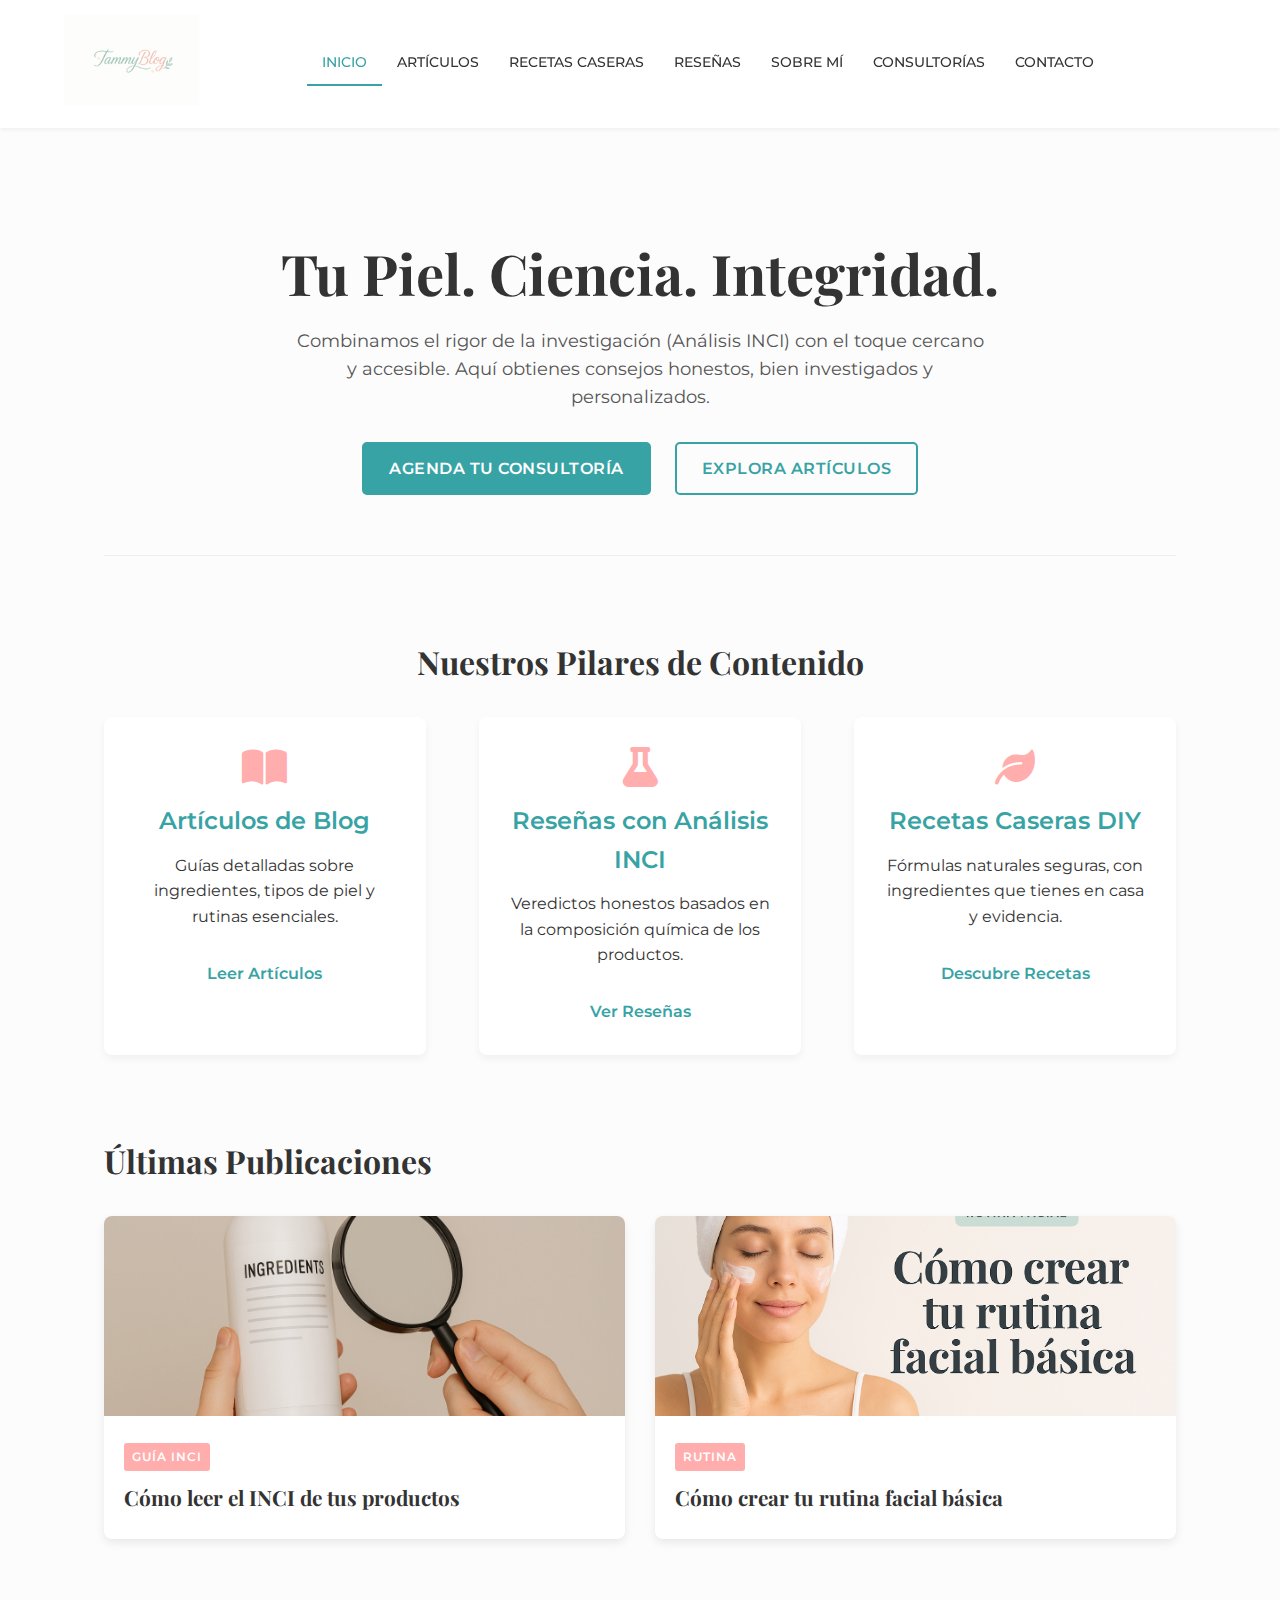
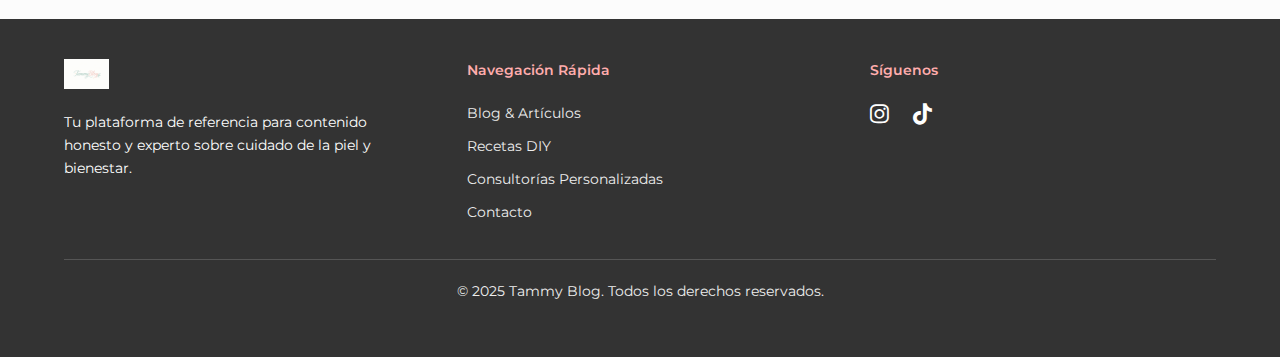
<file: index.html>
<!DOCTYPE html>
<html lang="es">
<head>
    <meta charset="UTF-8">
    <meta name="viewport" content="width=device-width, initial-scale=1.0">
    <title>Tammy Blog | Tu Piel. Ciencia. Integridad.</title>
    <link rel="stylesheet" href="style.css"> 
    <link rel="stylesheet" href="https://cdnjs.cloudflare.com/ajax/libs/font-awesome/6.0.0-beta3/css/all.min.css">
    <link href="https://fonts.googleapis.com/css2?family=Playfair+Display:wght@400;700&display=swap" rel="stylesheet">
    <link href="https://fonts.googleapis.com/css2?family=Montserrat:wght@300;400;600&display=swap" rel="stylesheet">
</head>
<body>

    <header class="main-header">
        <div class="logo-container">
            <img src="img/Logo.png" alt="Tammy Blog Logo" class="blog-logo-img">
        </div>
        <nav class="main-nav">
            <ul class="nav-list">
                <li><a href="index.html" class="nav-link current">Inicio</a></li>
                <li><a href="articulos.html" class="nav-link">Artículos</a></li>
                <li><a href="recetas.html" class="nav-link">Recetas Caseras</a></li>
                <li><a href="resenas.html" class="nav-link">Reseñas</a></li>
                <li><a href="sobre-mi.html" class="nav-link">Sobre Mí</a></li>
                <li><a href="consultoria.html" class="nav-link">Consultorías</a></li>
                <li><a href="contacto.html" class="nav-link">Contacto</a></li>
            </ul>
        </nav>
        <button class="menu-toggle" aria-label="Abrir menú" id="menu-toggle"><i class="fas fa-bars"></i></button>
    </header>

    <main class="page-main home-layout">
        <section class="hero-section">
            <h1>Tu Piel. Ciencia. Integridad.</h1>
            <p class="hero-subtitle">Combinamos el rigor de la investigación (Análisis INCI) con el toque cercano y accesible. Aquí obtienes consejos honestos, bien investigados y personalizados.</p>
            <div class="hero-cta-container">
                <a href="consultoria.html" class="cta-button primary">Agenda tu Consultoría</a>
                <a href="articulos.html" class="cta-button secondary">Explora Artículos</a>
            </div>
        </section>

        <section class="pillars-section">
            <h2>Nuestros Pilares de Contenido</h2>
            <div class="pillars-grid">
                <div class="pillar-item">
                    <i class="fas fa-book-open"></i>
                    <h3>Artículos de Blog</h3>
                    <p>Guías detalladas sobre ingredientes, tipos de piel y rutinas esenciales.</p>
                    <a href="articulos.html" class="learn-more">Leer Artículos</a>
                </div>
                <div class="pillar-item">
                    <i class="fas fa-flask"></i>
                    <h3>Reseñas con Análisis INCI</h3>
                    <p>Veredictos honestos basados en la composición química de los productos.</p>
                    <a href="resenas.html" class="learn-more">Ver Reseñas</a>
                </div>
                <div class="pillar-item">
                    <i class="fas fa-leaf"></i>
                    <h3>Recetas Caseras DIY</h3>
                    <p>Fórmulas naturales seguras, con ingredientes que tienes en casa y evidencia.</p>
                    <a href="recetas.html" class="learn-more">Descubre Recetas</a>
                </div>
            </div>
        </section>

        <section class="recent-posts">
            <h2>Últimas Publicaciones</h2>
            <div class="post-grid">
                <a href="img/leer-inci.png" class="post-card"> 
                    <img src="img/leer-inci.png" alt="Cómo leer el INCI de tus productos">
                    <div class="post-info">
                        <span class="category-tag">GUÍA INCI</span>
                        <h3>Cómo leer el INCI de tus productos</h3>
                    </div>
                </a>
                <a href="rutina-basica.html" class="post-card">
                    <img src="img/Rutina Facial.png" alt="Cómo crear tu rutina facial básica">
                    <div class="post-info">
                        <span class="category-tag">RUTINA</span>
                        <h3>Cómo crear tu rutina facial básica</h3>
                    </div>
                </a>
            </div>
        </section>
        
    </main>

    <footer class="main-footer">
        <div class="footer-grid">
            <div class="footer-col about-col">
                <img src="img/Logo.png" alt="Tammy Blog Logo" class="blog-logo-img small">
                <p>Tu plataforma de referencia para contenido honesto y experto sobre cuidado de la piel y bienestar.</p>
            </div>
            <div class="footer-col nav-col">
                <h4>Navegación Rápida</h4>
                <ul>
                    <li><a href="articulos.html">Blog & Artículos</a></li>
                    <li><a href="recetas.html">Recetas DIY</a></li>
                    <li><a href="consultoria.html">Consultorías Personalizadas</a></li>
                    <li><a href="contacto.html">Contacto</a></li>
                </ul>
            </div>
            <div class="footer-col social-col">
                <h4>Síguenos</h4>
                <div class="social-links">
                    <a href="#" aria-label="Instagram"><i class="fab fa-instagram"></i></a>
                    <a href="#" aria-label="Facebook"><i class=""></i></a>
                    <a href="#" aria-label="TikTok"><i class="fab fa-tiktok"></i></a>
                </div>
            </div>
        </div>
        <div class="copyright">
            <p>&copy; 2025 Tammy Blog. Todos los derechos reservados.</p>
        </div>
    </footer>
    
    <script>
        document.getElementById('menu-toggle').addEventListener('click', function() {
            document.querySelector('.nav-list').classList.toggle('active');
            this.querySelector('i').classList.toggle('fa-bars');
            this.querySelector('i').classList.toggle('fa-times');
        });
    </script>
</body>
</html>
</file>
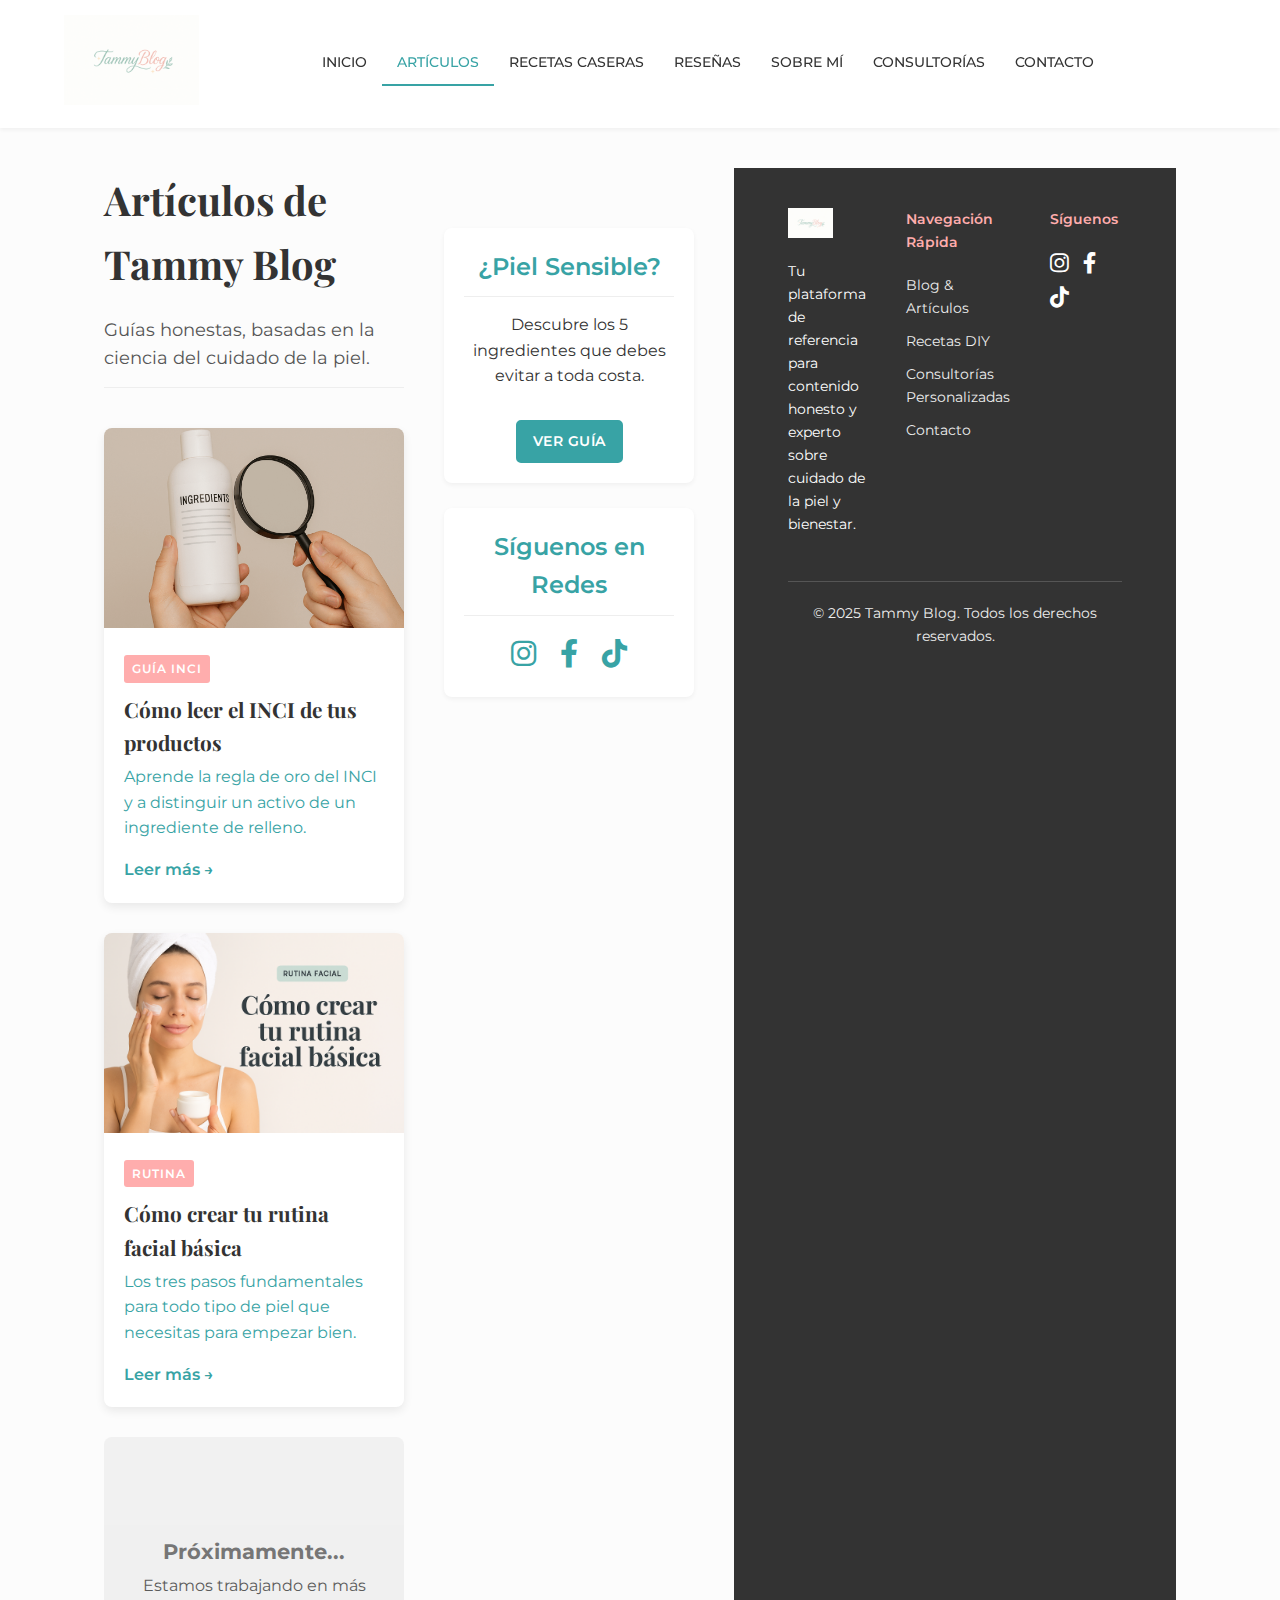
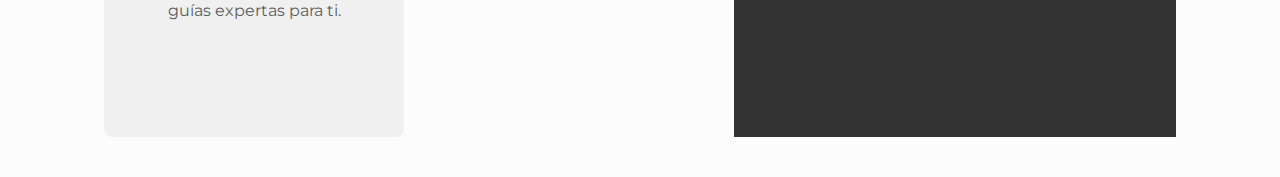
<file: articulos.html>
<!DOCTYPE html>
<html lang="es">
<head>
    <meta charset="UTF-8">
    <meta name="viewport" content="width=device-width, initial-scale=1.0">
    <title>Artículos de Blog | Tammy Blog</title>
    <link rel="stylesheet" href="style.css"> 
    <link rel="stylesheet" href="https://cdnjs.cloudflare.com/ajax/libs/font-awesome/6.0.0-beta3/css/all.min.css">
    <link href="https://fonts.googleapis.com/css2?family=Playfair+Display:wght@400;700&display=swap" rel="stylesheet">
    <link href="https://fonts.googleapis.com/css2?family=Montserrat:wght@300;400;600&display=swap" rel="stylesheet">
</head>
<body>

    <header class="main-header">
        <div class="logo-container">
            <img src="img/Logo.png" alt="Tammy Blog Logo" class="blog-logo-img">
        </div>
        <nav class="main-nav">
            <ul class="nav-list">
                <li><a href="index.html" class="nav-link">Inicio</a></li>
                <li><a href="articulos.html" class="nav-link current">Artículos</a></li>
                <li><a href="recetas.html" class="nav-link">Recetas Caseras</a></li>
                <li><a href="resenas.html" class="nav-link">Reseñas</a></li>
                <li><a href="sobre-mi.html" class="nav-link">Sobre Mí</a></li>
                <li><a href="consultoria.html" class="nav-link">Consultorías</a></li>
                <li><a href="contacto.html" class="nav-link">Contacto</a></li>
            </ul>
        </nav>
        <button class="menu-toggle" aria-label="Abrir menú" id="menu-toggle"><i class="fas fa-bars"></i></button>
    </header>

    <main class="page-main blog-list-layout">
        <div class="main-content-area">
            <h1>Artículos de Tammy Blog</h1>
            <p class="section-subtitle">Guías honestas, basadas en la ciencia del cuidado de la piel.</p>

            <section class="post-grid">
                <a href="guia-inci.html" class="post-card">
                    <img src="img/leer-inci.png" alt="Cómo leer el INCI de tus productos">
                    <div class="post-info">
                        <span class="category-tag">GUÍA INCI</span>
                        <h3>Cómo leer el INCI de tus productos</h3>
                        <p>Aprende la regla de oro del INCI y a distinguir un activo de un ingrediente de relleno.</p>
                        <span class="read-more">Leer más &rarr;</span>
                    </div>
                </a>

                <a href="rutina-basica.html" class="post-card">
                    <img src="img/Rutina Facial.png" alt="Cómo crear tu rutina facial básica">
                    <div class="post-info">
                        <span class="category-tag">RUTINA</span>
                        <h3>Cómo crear tu rutina facial básica</h3>
                        <p>Los tres pasos fundamentales para todo tipo de piel que necesitas para empezar bien.</p>
                        <span class="read-more">Leer más &rarr;</span>
                    </div>
                </a>

                <div class="post-card placeholder-card">
                    <div class="post-info">
                        <h3>Próximamente...</h3>
                        <p>Estamos trabajando en más guías expertas para ti.</p>
                    </div>
                </div>
            </section>
        </div>
        
        <aside class="sidebar">
            <div class="sidebar-widget cta-widget">
                <h3>¿Piel Sensible?</h3>
                <p>Descubre los 5 ingredientes que debes evitar a toda costa.</p>
                <a href="articulos.html" class="cta-button primary small-cta">Ver Guía</a>
            </div>
            <div class="sidebar-widget social-widget">
                <h3>Síguenos en Redes</h3>
                <div class="social-icons">
                    <a href="#" aria-label="Instagram"><i class="fab fa-instagram"></i></a>
                    <a href="#" aria-label="Facebook"><i class="fab fa-facebook-f"></i></a>
                    <a href="#" aria-label="TikTok"><i class="fab fa-tiktok"></i></a>
                </div>
            </div>
        </aside>

    <footer class="main-footer">
        <div class="footer-grid">
            <div class="footer-col about-col">
                <img src="img/Logo.png" alt="Tammy Blog Logo" class="blog-logo-img small">
                <p>Tu plataforma de referencia para contenido honesto y experto sobre cuidado de la piel y bienestar.</p>
            </div>
            <div class="footer-col nav-col">
                <h4>Navegación Rápida</h4>
                <ul>
                    <li><a href="articulos.html">Blog & Artículos</a></li>
                    <li><a href="recetas.html">Recetas DIY</a></li>
                    <li><a href="consultoria.html">Consultorías Personalizadas</a></li>
                    <li><a href="contacto.html">Contacto</a></li>
                </ul>
            </div>
            <div class="footer-col social-col">
                <h4>Síguenos</h4>
                <div class="social-links">
                    <a href="#" aria-label="Instagram"><i class="fab fa-instagram"></i></a>
                    <a href="#" aria-label="Facebook"><i class="fab fa-facebook-f"></i></a>
                    <a href="#" aria-label="TikTok"><i class="fab fa-tiktok"></i></a>
                </div>
            </div>
        </div>
        <div class="copyright">
            <p>&copy; 2025 Tammy Blog. Todos los derechos reservados.</p>
        </div>
    </footer>
    
    <script>
        document.getElementById('menu-toggle').addEventListener('click', function() {
            document.querySelector('.nav-list').classList.toggle('active');
            this.querySelector('i').classList.toggle('fa-bars');
            this.querySelector('i').classList.toggle('fa-times');
        });
    </script>
</body>
</html>
</file>
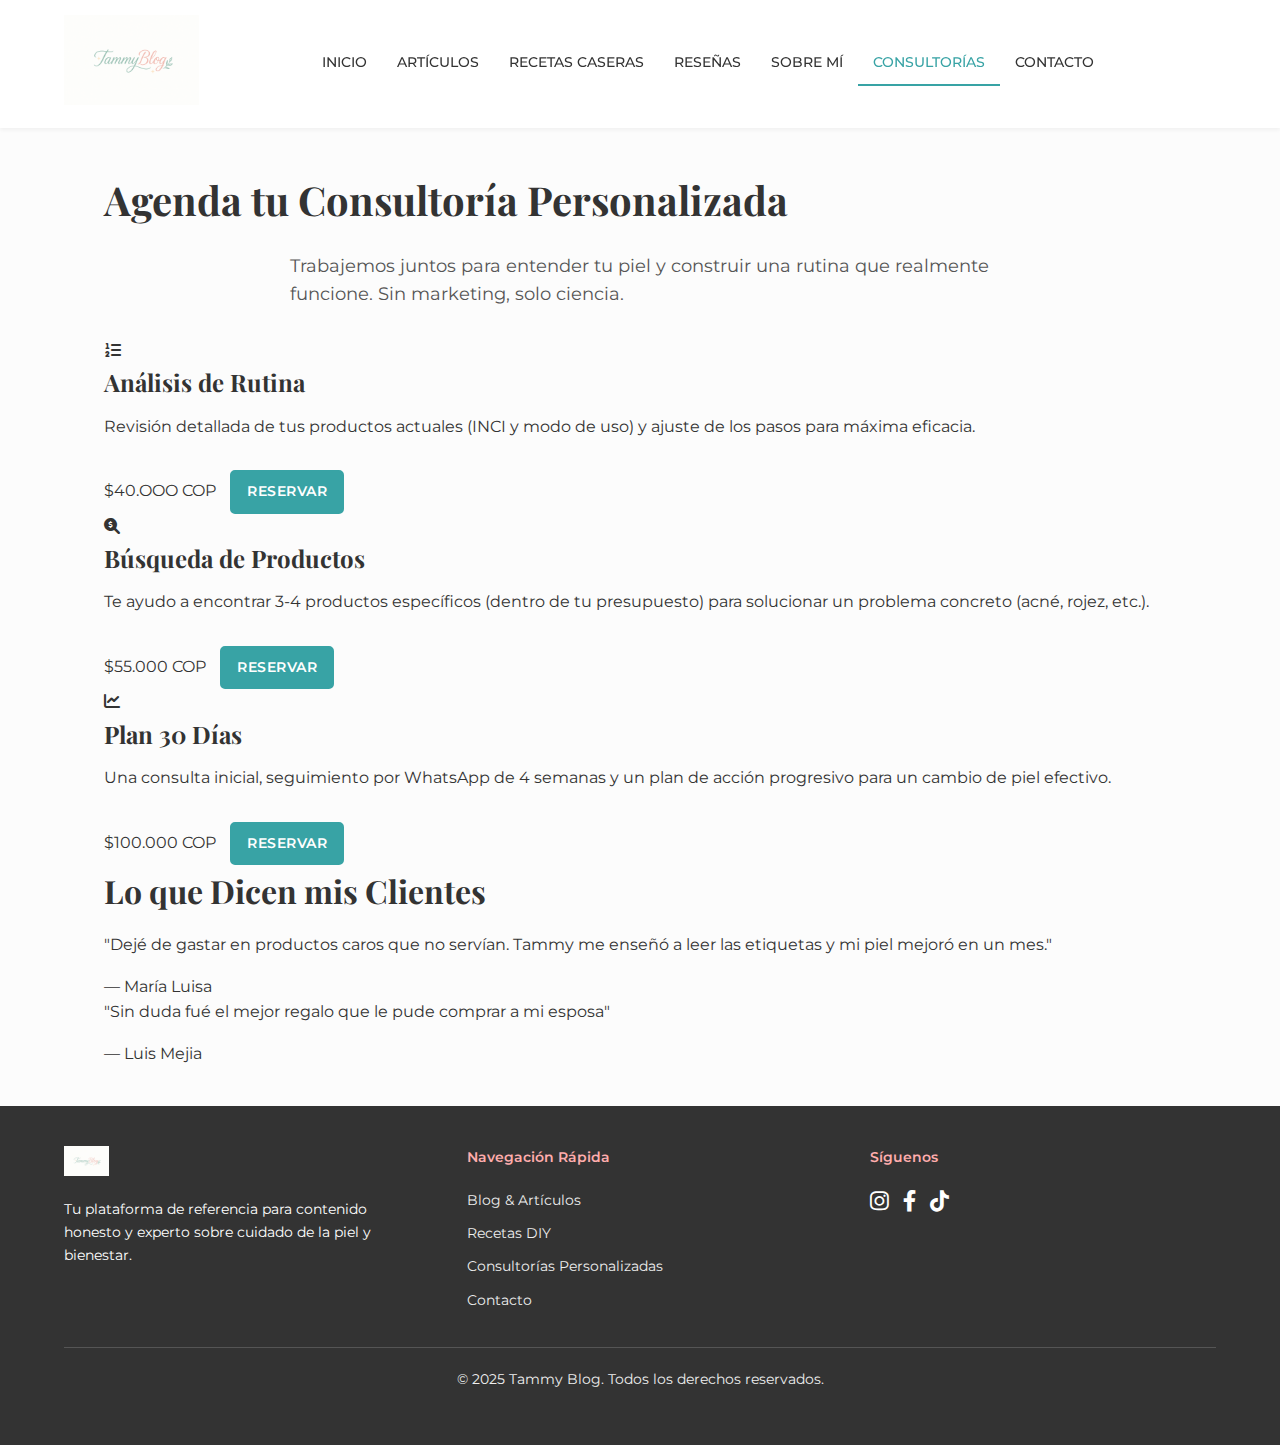
<file: consultoria.html>
<!DOCTYPE html>
<html lang="es">
<head>
    <meta charset="UTF-8">
    <meta name="viewport" content="width=device-width, initial-scale=1.0">
    <title>Consultorías Personalizadas | Tammy Blog</title>
    <link rel="stylesheet" href="style.css"> 
    <link rel="stylesheet" href="https://cdnjs.cloudflare.com/ajax/libs/font-awesome/6.0.0-beta3/css/all.min.css">
    <link href="https://fonts.googleapis.com/css2?family=Playfair+Display:wght@400;700&display=swap" rel="stylesheet">
    <link href="https://fonts.googleapis.com/css2?family=Montserrat:wght@300;400;600&display=swap" rel="stylesheet">
</head>
<body>

    <header class="main-header">
        <div class="logo-container">
            <img src="img/Logo.png" alt="Tammy Blog Logo" class="blog-logo-img">
        </div>
        <nav class="main-nav">
            <ul class="nav-list">
                <li><a href="index.html" class="nav-link">Inicio</a></li>
                <li><a href="articulos.html" class="nav-link">Artículos</a></li>
                <li><a href="recetas.html" class="nav-link">Recetas Caseras</a></li>
                <li><a href="resenas.html" class="nav-link">Reseñas</a></li>
                <li><a href="sobre-mi.html" class="nav-link">Sobre Mí</a></li>
                <li><a href="consultoria.html" class="nav-link current">Consultorías</a></li>
                <li><a href="contacto.html" class="nav-link">Contacto</a></li>
            </ul>
        </nav>
        <button class="menu-toggle" aria-label="Abrir menú" id="menu-toggle"><i class="fas fa-bars"></i></button>
    </header>

    <main class="page-main consultoria-layout">
        <section class="consultoria-hero">
            <h1>Agenda tu Consultoría Personalizada</h1>
            <p class="hero-subtitle">Trabajemos juntos para entender tu piel y construir una rutina que realmente funcione. Sin marketing, solo ciencia.</p>
        </section>

        <section class="services-grid">
            <div class="service-card">
                <i class="fas fa-list-ol"></i>
                <h3>Análisis de Rutina</h3>
                <p>Revisión detallada de tus productos actuales (INCI y modo de uso) y ajuste de los pasos para máxima eficacia.</p>
                <span class="price">$40.OOO COP</span>
                <a href="contacto.html" class="cta-button primary small-cta">Reservar</a>
            </div>

            <div class="service-card">
                <i class="fas fa-search-dollar"></i>
                <h3>Búsqueda de Productos</h3>
                <p>Te ayudo a encontrar 3-4 productos específicos (dentro de tu presupuesto) para solucionar un problema concreto (acné, rojez, etc.).</p>
                <span class="price">$55.000 COP</span>
                <a href="contacto.html" class="cta-button primary small-cta">Reservar</a>
            </div>

            <div class="service-card">
                <i class="fas fa-chart-line"></i>
                <h3>Plan 30 Días</h3>
                <p>Una consulta inicial, seguimiento por WhatsApp de 4 semanas y un plan de acción progresivo para un cambio de piel efectivo.</p>
                <span class="price">$100.000 COP</span>
                <a href="contacto.html" class="cta-button primary small-cta">Reservar</a>
            </div>
        </section>

        <section class="testimonial-section">
            <h2>Lo que Dicen mis Clientes</h2>
            <div class="testimonial-grid">
                <blockquote class="testimonial">
                    <p>"Dejé de gastar en productos caros que no servían. Tammy me enseñó a leer las etiquetas y mi piel mejoró en un mes."</p>
                    <footer>— María Luisa</footer>
                </blockquote>
                <blockquote class="testimonial">
                    <p>"Sin duda fué el mejor regalo que le pude comprar a mi esposa"</p>
                    <footer>— Luis Mejia</footer>
                </blockquote>
            </div>
        </section>
    </main>

    <footer class="main-footer">
        <div class="footer-grid">
            <div class="footer-col about-col">
                <img src="img/Logo.png" alt="Tammy Blog Logo" class="blog-logo-img small">
                <p>Tu plataforma de referencia para contenido honesto y experto sobre cuidado de la piel y bienestar.</p>
            </div>
            <div class="footer-col nav-col">
                <h4>Navegación Rápida</h4>
                <ul>
                    <li><a href="articulos.html">Blog & Artículos</a></li>
                    <li><a href="recetas.html">Recetas DIY</a></li>
                    <li><a href="consultoria.html">Consultorías Personalizadas</a></li>
                    <li><a href="contacto.html">Contacto</a></li>
                </ul>
            </div>
            <div class="footer-col social-col">
                <h4>Síguenos</h4>
                <div class="social-links">
                    <a href="#" aria-label="Instagram"><i class="fab fa-instagram"></i></a>
                    <a href="#" aria-label="Facebook"><i class="fab fa-facebook-f"></i></a>
                    <a href="#" aria-label="TikTok"><i class="fab fa-tiktok"></i></a>
                </div>
            </div>
        </div>
        <div class="copyright">
            <p>&copy; 2025 Tammy Blog. Todos los derechos reservados.</p>
        </div>
    </footer>
    
    <script>
        document.getElementById('menu-toggle').addEventListener('click', function() {
            document.querySelector('.nav-list').classList.toggle('active');
            this.querySelector('i').classList.toggle('fa-bars');
            this.querySelector('i').classList.toggle('fa-times');
        });
    </script>
</body>
</html>
</file>
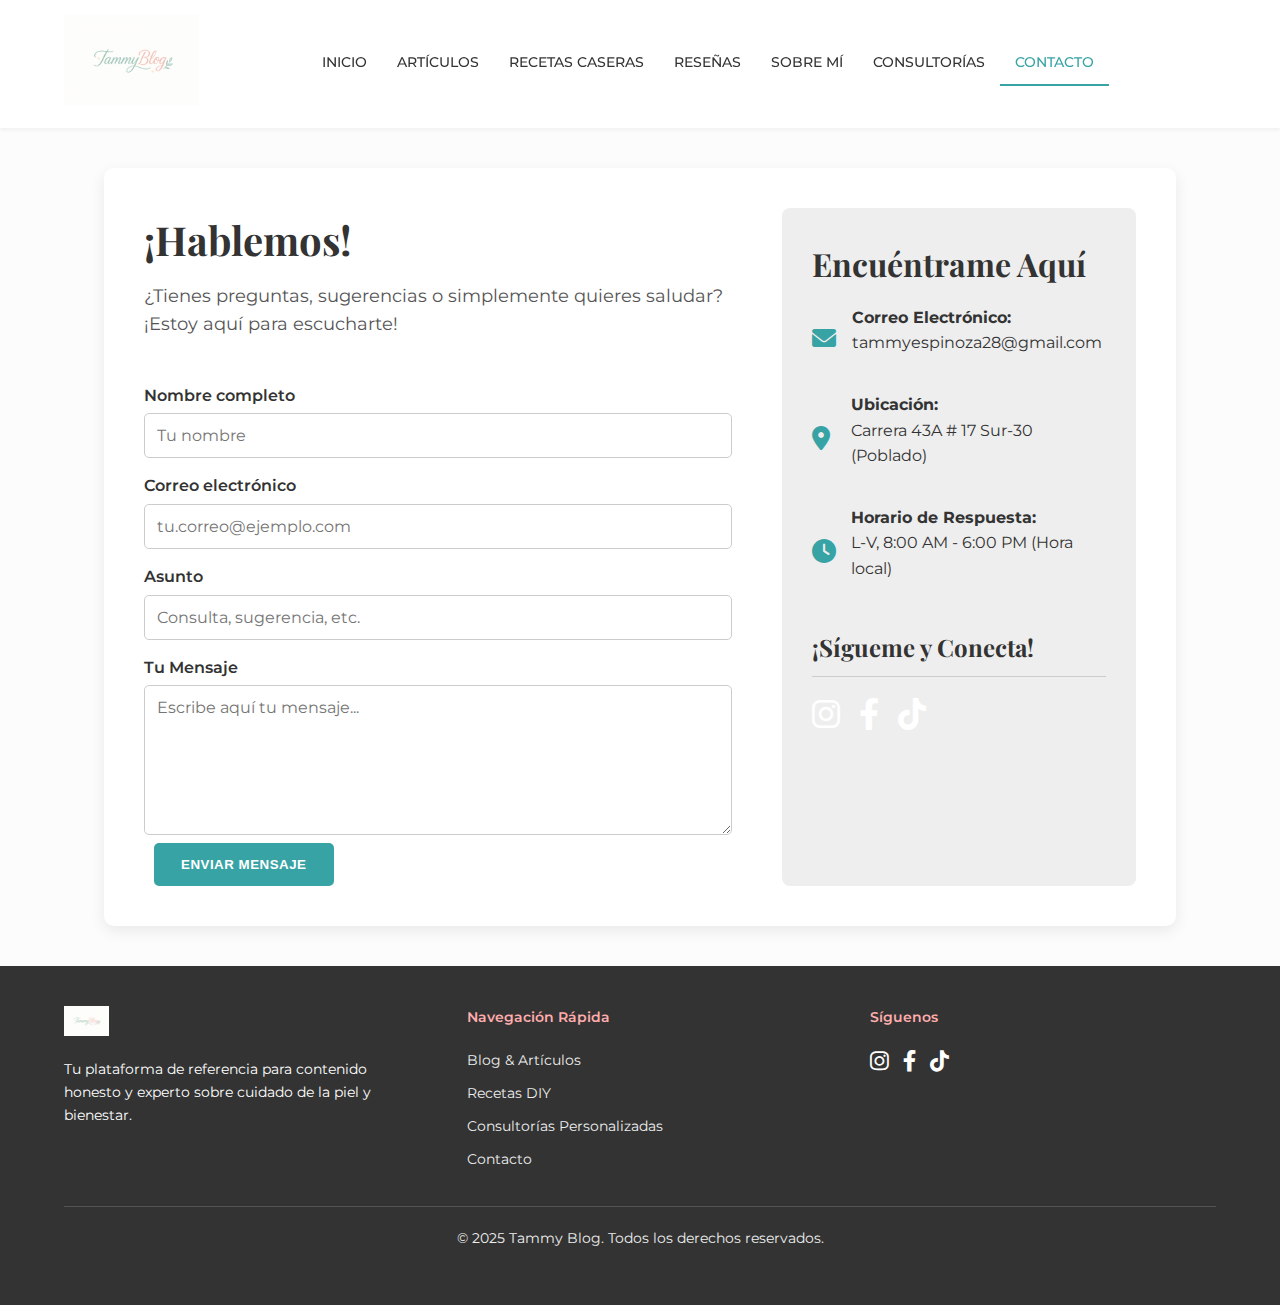
<file: contacto.html>
<!DOCTYPE html>
<html lang="es">
<head>
    <meta charset="UTF-8">
    <meta name="viewport" content="width=device-width, initial-scale=1.0">
    <title>Contacto | Tammy Blog</title>
    <link rel="stylesheet" href="style.css"> 
    <link rel="stylesheet" href="https://cdnjs.cloudflare.com/ajax/libs/font-awesome/6.0.0-beta3/css/all.min.css">
    <link href="https://fonts.googleapis.com/css2?family=Playfair+Display:wght@400;700&display=swap" rel="stylesheet">
    <link href="https://fonts.googleapis.com/css2?family=Montserrat:wght@300;400;600&display=swap" rel="stylesheet">
</head>
<body>

    <header class="main-header">
        <div class="logo-container">
            <img src="img/Logo.png" alt="Tammy Blog Logo" class="blog-logo-img">
        </div>
        <nav class="main-nav">
            <ul class="nav-list">
                <li><a href="index.html" class="nav-link">Inicio</a></li>
                <li><a href="articulos.html" class="nav-link">Artículos</a></li>
                <li><a href="recetas.html" class="nav-link">Recetas Caseras</a></li>
                <li><a href="resenas.html" class="nav-link">Reseñas</a></li>
                <li><a href="sobre-mi.html" class="nav-link">Sobre Mí</a></li>
                <li><a href="consultoria.html" class="nav-link">Consultorías</a></li>
                <li><a href="contacto.html" class="nav-link current">Contacto</a></li>
            </ul>
        </nav>
        <button class="menu-toggle" aria-label="Abrir menú" id="menu-toggle"><i class="fas fa-bars"></i></button>
    </header>

    <main class="page-main">
        <section class="contact-layout">
            <div class="contact-form-area">
                <h1>¡Hablemos!</h1>
                <p class="section-subtitle">¿Tienes preguntas, sugerencias o simplemente quieres saludar? ¡Estoy aquí para escucharte!</p>
                
                <form action="#" method="POST" class="contact-form">
                    <label for="name">Nombre completo</label>
                    <input type="text" id="name" name="name" placeholder="Tu nombre" required>
                    
                    <label for="email">Correo electrónico</label>
                    <input type="email" id="email" name="email" placeholder="tu.correo@ejemplo.com" required>
                    
                    <label for="subject">Asunto</label>
                    <input type="text" id="subject" name="subject" placeholder="Consulta, sugerencia, etc.">
                    
                    <label for="message">Tu Mensaje</label>
                    <textarea id="message" name="message" placeholder="Escribe aquí tu mensaje..." required></textarea>
                    
                    <button type="submit" class="cta-button primary large">Enviar Mensaje</button>
                </form>
            </div>
            
            <div class="contact-info-area">
                <h2>Encuéntrame Aquí</h2>
                
                <div class="contact-info-item">
                    <i class="fas fa-envelope"></i>
                    <div>
                        <strong>Correo Electrónico:</strong>
                        <p>tammyespinoza28@gmail.com</p>
                    </div>
                </div>
                
                <div class="contact-info-item">
                    <i class="fas fa-map-marker-alt"></i>
                    <div>
                        <strong>Ubicación:</strong>
                        <p>Carrera 43A # 17 Sur-30 (Poblado)</p>
                    </div>
                </div>
                
                <div class="contact-info-item">
                    <i class="fas fa-clock"></i>
                    <div>
                        <strong>Horario de Respuesta:</strong>
                        <p>L-V, 8:00 AM - 6:00 PM (Hora local)</p>
                    </div>
                </div>

                <h3>¡Sígueme y Conecta!</h3>
                <div class="social-links">
                    <a href="#" aria-label="Instagram"><i class="fab fa-instagram"></i></a>
                    <a href="#" aria-label="Facebook"><i class="fab fa-facebook-f"></i></a>
                    <a href="#" aria-label="TikTok"><i class="fab fa-tiktok"></i></a>
                </div>
            </div>
        </section>
    </main>

    <footer class="main-footer">
        <div class="footer-grid">
            <div class="footer-col about-col">
                <img src="img/Logo.png" alt="Tammy Blog Logo" class="blog-logo-img small">
                <p>Tu plataforma de referencia para contenido honesto y experto sobre cuidado de la piel y bienestar.</p>
            </div>
            <div class="footer-col nav-col">
                <h4>Navegación Rápida</h4>
                <ul>
                    <li><a href="articulos.html">Blog & Artículos</a></li>
                    <li><a href="recetas.html">Recetas DIY</a></li>
                    <li><a href="consultoria.html">Consultorías Personalizadas</a></li>
                    <li><a href="contacto.html">Contacto</a></li>
                </ul>
            </div>
            <div class="footer-col social-col">
                <h4>Síguenos</h4>
                <div class="social-links">
                    <a href="#" aria-label="Instagram"><i class="fab fa-instagram"></i></a>
                    <a href="#" aria-label="Facebook"><i class="fab fa-facebook-f"></i></a>
                    <a href="#" aria-label="TikTok"><i class="fab fa-tiktok"></i></a>
                </div>
            </div>
        </div>
        <div class="copyright">
            <p>&copy; 2025 Tammy Blog. Todos los derechos reservados.</p>
        </div>
    </footer>
    
    <script>
        document.getElementById('menu-toggle').addEventListener('click', function() {
            document.querySelector('.nav-list').classList.toggle('active');
            this.querySelector('i').classList.toggle('fa-bars');
            this.querySelector('i').classList.toggle('fa-times');
        });
    </script>
</body>
</html>
</file>
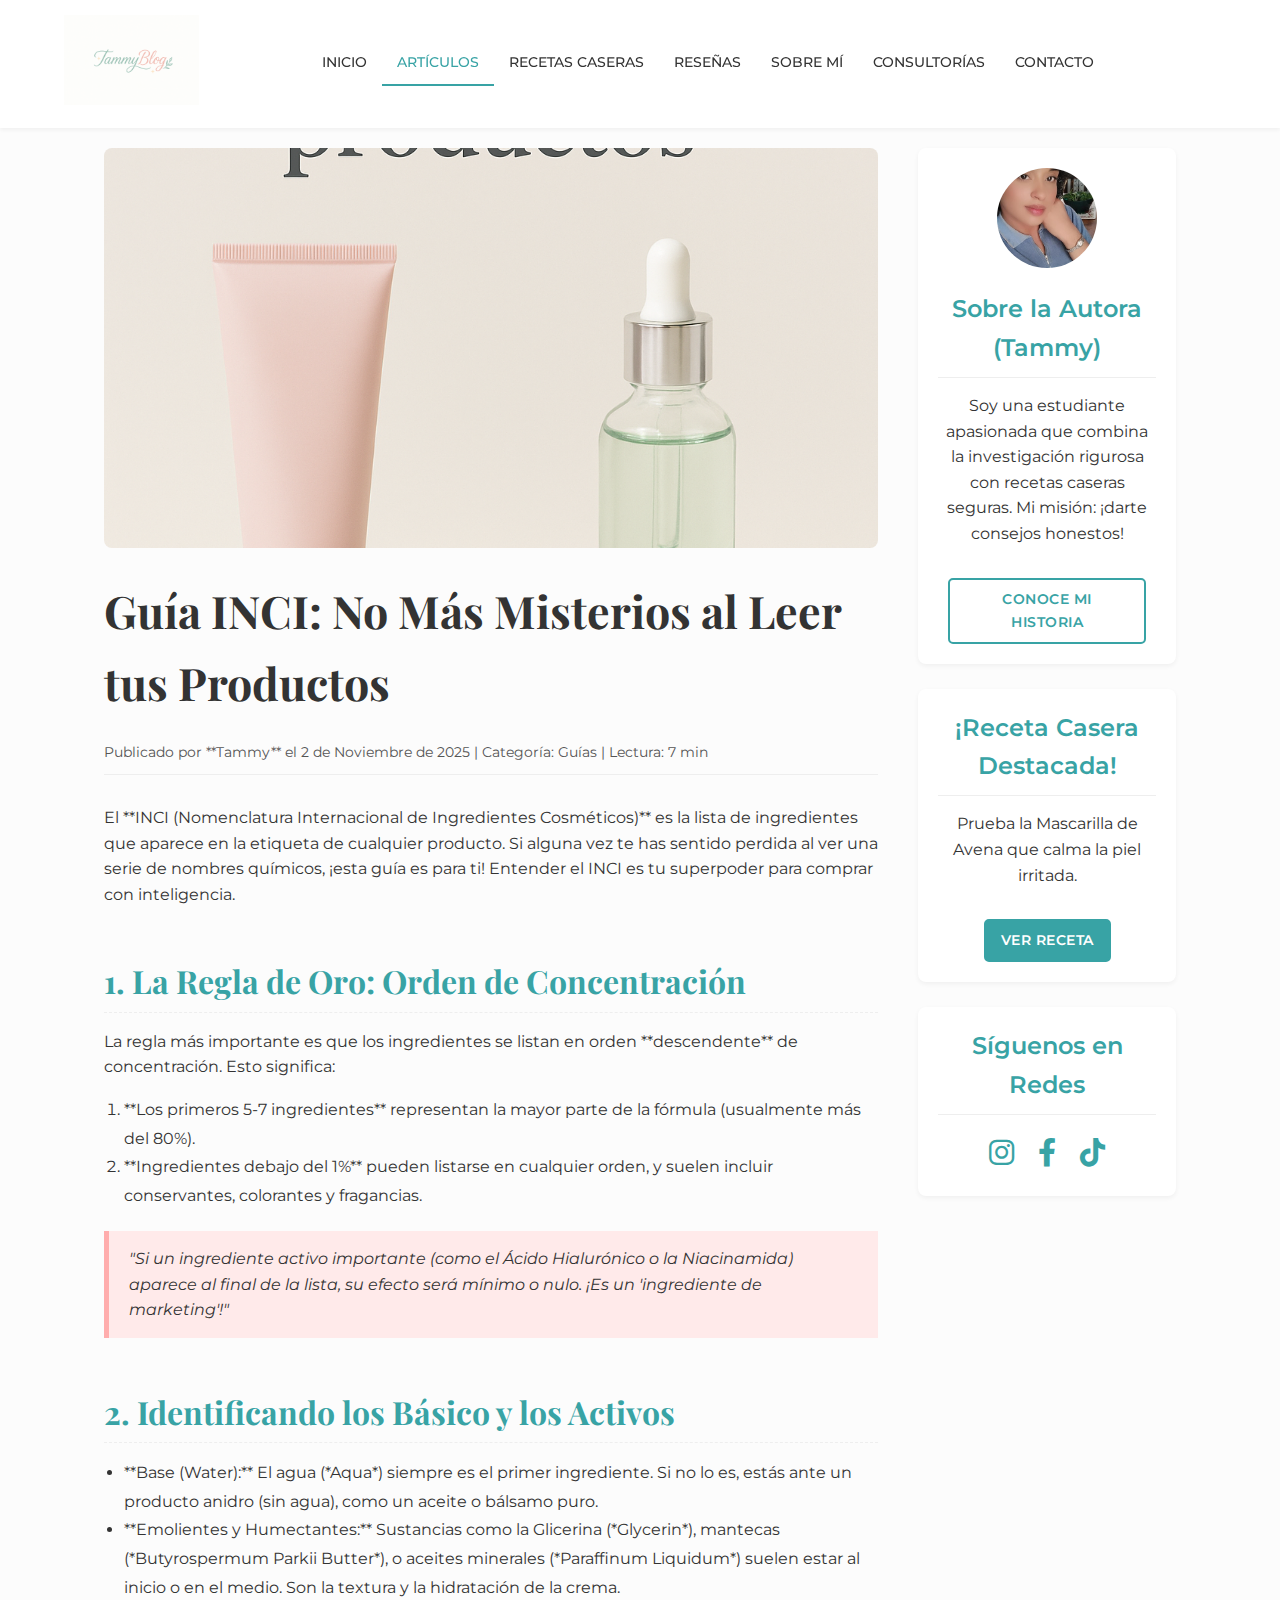
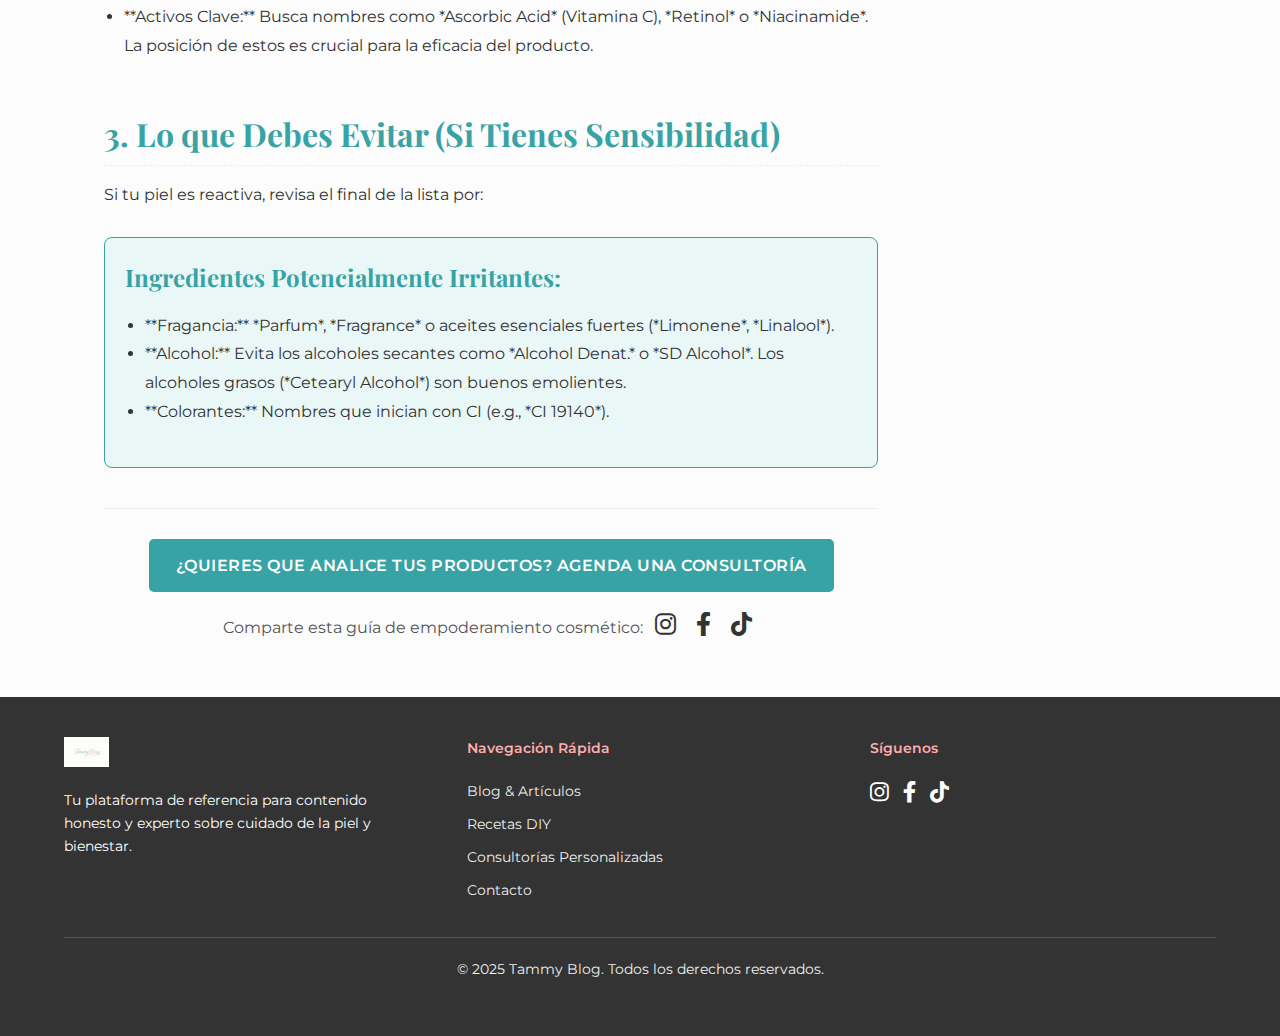
<file: guia-inci.html>
<!DOCTYPE html>
<html lang="es">
<head>
    <meta charset="UTF-8">
    <meta name="viewport" content="width=device-width, initial-scale=1.0">
    <title>Guía INCI: Aprende a leer tus Productos | Tammy Blog</title>
    <link rel="stylesheet" href="style.css"> 
    <link rel="stylesheet" href="https://cdnjs.cloudflare.com/ajax/libs/font-awesome/6.0.0-beta3/css/all.min.css">
    <link href="https://fonts.googleapis.com/css2?family=Playfair+Display:wght@400;700&display=swap" rel="stylesheet">
    <link href="https://fonts.googleapis.com/css2?family=Montserrat:wght@300;400;600&display=swap" rel="stylesheet">
</head>
<body>

    <header class="main-header">
        <div class="logo-container">
            <img src="img/Logo.png" alt="Tammy Blog Logo" class="blog-logo-img">
        </div>
        <nav class="main-nav">
            <ul class="nav-list">
                <li><a href="index.html" class="nav-link">Inicio</a></li>
                <li><a href="articulos.html" class="nav-link current">Artículos</a></li>
                <li><a href="recetas.html" class="nav-link">Recetas Caseras</a></li>
                <li><a href="resenas.html" class="nav-link">Reseñas</a></li>
                <li><a href="sobre-mi.html" class="nav-link">Sobre Mí</a></li>
                <li><a href="consultoria.html" class="nav-link">Consultorías</a></li>
                <li><a href="contacto.html" class="nav-link">Contacto</a></li>
            </ul>
        </nav>
        <button class="menu-toggle" aria-label="Abrir menú" id="menu-toggle"><i class="fas fa-bars"></i></button>
    </header>

    <main class="page-main post-layout">
        <article class="main-post-content">
            <header class="post-header">
                <img src="img/Guia INCI.png" alt="Imagen de cabecera: Guía INCI" class="post-featured-image">
                <h1>Guía INCI: No Más Misterios al Leer tus Productos</h1>
                <p class="post-meta">Publicado por **Tammy** el 2 de Noviembre de 2025 | Categoría: Guías | Lectura: 7 min</p>
            </header>
            
            <section class="post-body">
                <p>El **INCI (Nomenclatura Internacional de Ingredientes Cosméticos)** es la lista de ingredientes que aparece en la etiqueta de cualquier producto. Si alguna vez te has sentido perdida al ver una serie de nombres químicos, ¡esta guía es para ti! Entender el INCI es tu superpoder para comprar con inteligencia.</p>
                
                <h2>1. La Regla de Oro: Orden de Concentración</h2>
                <p>La regla más importante es que los ingredientes se listan en orden **descendente** de concentración. Esto significa:</p>
                
                <ol>
                    <li>**Los primeros 5-7 ingredientes** representan la mayor parte de la fórmula (usualmente más del 80%).</li>
                    <li>**Ingredientes debajo del 1%** pueden listarse en cualquier orden, y suelen incluir conservantes, colorantes y fragancias.</li>
                </ol>

                <blockquote class="tammy-quote">
                    "Si un ingrediente activo importante (como el Ácido Hialurónico o la Niacinamida) aparece al final de la lista, su efecto será mínimo o nulo. ¡Es un 'ingrediente de marketing'!"
                </blockquote>
                
                <h2>2. Identificando los Básico y los Activos</h2>
                
                <ul>
                    <li>**Base (Water):** El agua (*Aqua*) siempre es el primer ingrediente. Si no lo es, estás ante un producto anidro (sin agua), como un aceite o bálsamo puro.</li>
                    <li>**Emolientes y Humectantes:** Sustancias como la Glicerina (*Glycerin*), mantecas (*Butyrospermum Parkii Butter*), o aceites minerales (*Paraffinum Liquidum*) suelen estar al inicio o en el medio. Son la textura y la hidratación de la crema.</li>
                    <li>**Activos Clave:** Busca nombres como *Ascorbic Acid* (Vitamina C), *Retinol* o *Niacinamide*. La posición de estos es crucial para la eficacia del producto.</li>
                </ul>

                <h2>3. Lo que Debes Evitar (Si Tienes Sensibilidad)</h2>
                <p>Si tu piel es reactiva, revisa el final de la lista por:</p>
                
                <div class="product-recommendation-box">
                    <h3>Ingredientes Potencialmente Irritantes:</h3>
                    <ul>
                        <li>**Fragancia:** *Parfum*, *Fragrance* o aceites esenciales fuertes (*Limonene*, *Linalool*).</li>
                        <li>**Alcohol:** Evita los alcoholes secantes como *Alcohol Denat.* o *SD Alcohol*. Los alcoholes grasos (*Cetearyl Alcohol*) son buenos emolientes.</li>
                        <li>**Colorantes:** Nombres que inician con CI (e.g., *CI 19140*).</li>
                    </ul>
                </div>
            </section>
            
            <div class="post-footer-cta">
                <a href="consultoria.html" class="cta-button primary large">¿Quieres que analice tus productos? Agenda una Consultoría</a>
                <p class="share-text">Comparte esta guía de empoderamiento cosmético: <a href="#" aria-label="Instagram"><i class="fab fa-instagram"></i></a> <a href="#" aria-label="Facebook"><i class="fab fa-facebook-f"></i></a> <a href="#" aria-label="TikTok"><i class="fab fa-tiktok"></i></a></p>
            </div>
        </article>
        
        <aside class="post-sidebar">
            <div class="sidebar-widget about-tammy-widget">
                <img src="img/Tammy.jpg" alt="Tammy" class="sidebar-profile-img">
                <h3>Sobre la Autora (Tammy)</h3>
                <p>Soy una estudiante apasionada que combina la investigación rigurosa con recetas caseras seguras. Mi misión: ¡darte consejos honestos!</p>
                <a href="sobre-mi.html" class="cta-button secondary small-cta">Conoce mi Historia</a>
            </div>
            
            <div class="sidebar-widget cta-widget">
                <h3>¡Receta Casera Destacada!</h3>
                <p>Prueba la Mascarilla de Avena que calma la piel irritada.</p>
                <a href="recetas.html" class="cta-button primary small-cta">Ver Receta</a>
            </div>
            
            <div class="sidebar-widget social-widget">
                <h3>Síguenos en Redes</h3>
                <div class="social-icons">
                    <a href="#" aria-label="Instagram"><i class="fab fa-instagram"></i></a>
                    <a href="#" aria-label="Facebook"><i class="fab fa-facebook-f"></i></a>
                    <a href="#" aria-label="TikTok"><i class="fab fa-tiktok"></i></a>
                </div>
            </div>
        </aside>

    </main>

    <footer class="main-footer">
        <div class="footer-grid">
            <div class="footer-col about-col">
                <img src="img/Logo.png" alt="Tammy Blog Logo" class="blog-logo-img small">
                <p>Tu plataforma de referencia para contenido honesto y experto sobre cuidado de la piel y bienestar.</p>
            </div>
            <div class="footer-col nav-col">
                <h4>Navegación Rápida</h4>
                <ul>
                    <li><a href="articulos.html">Blog & Artículos</a></li>
                    <li><a href="recetas.html">Recetas DIY</a></li>
                    <li><a href="consultoria.html">Consultorías Personalizadas</a></li>
                    <li><a href="contacto.html">Contacto</a></li>
                </ul>
            </div>
            <div class="footer-col social-col">
                <h4>Síguenos</h4>
                <div class="social-links">
                    <a href="#" aria-label="Instagram"><i class="fab fa-instagram"></i></a>
                    <a href="#" aria-label="Facebook"><i class="fab fa-facebook-f"></i></a>
                    <a href="#" aria-label="TikTok"><i class="fab fa-tiktok"></i></a>
                </div>
            </div>
        </div>
        <div class="copyright">
            <p>&copy; 2025 Tammy Blog. Todos los derechos reservados.</p>
        </div>
    </footer>
    
    <script>
        document.getElementById('menu-toggle').addEventListener('click', function() {
            document.querySelector('.nav-list').classList.toggle('active');
            this.querySelector('i').classList.toggle('fa-bars');
            this.querySelector('i').classList.toggle('fa-times');
        });
    </script>
</body>
</html>
</file>
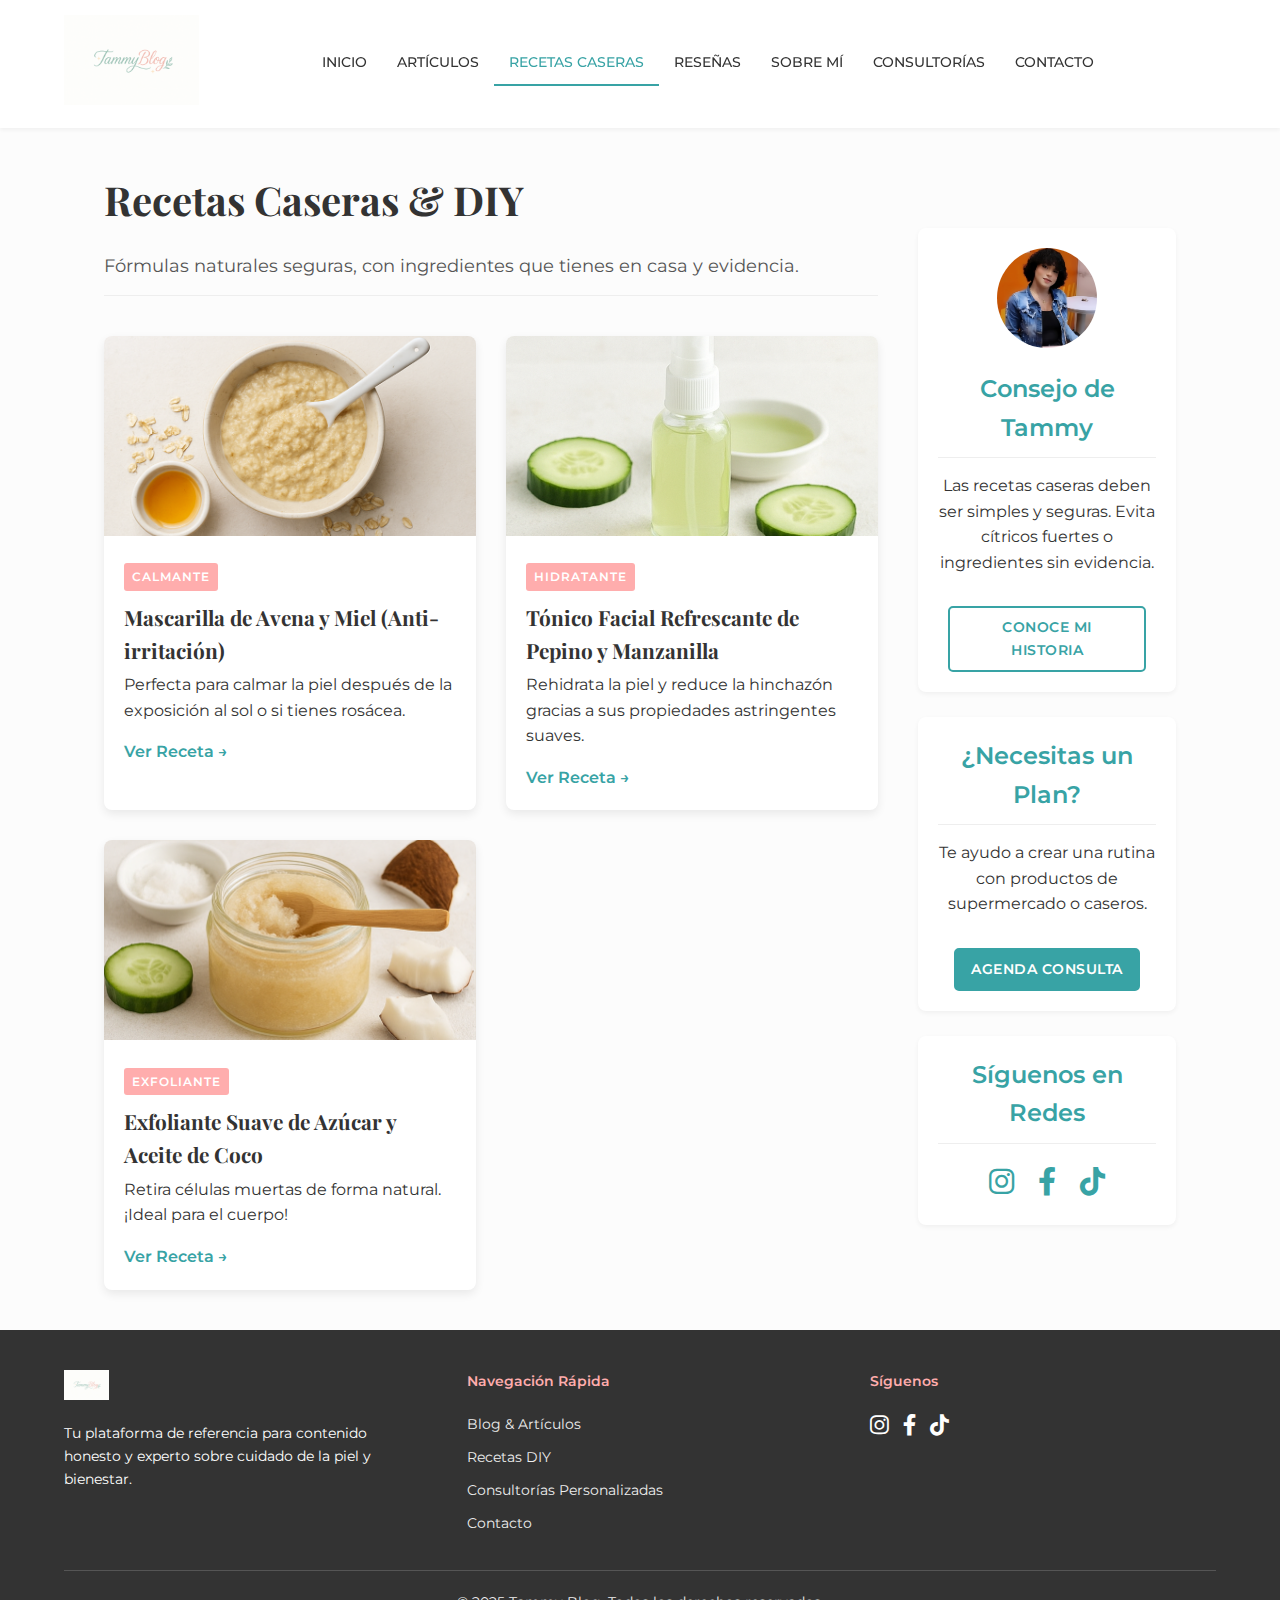
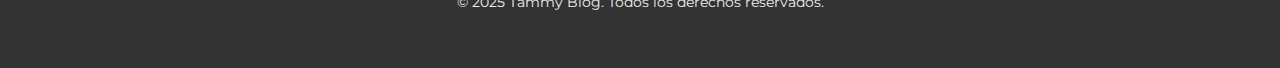
<file: recetas.html>
<!DOCTYPE html>
<html lang="es">
<head>
    <meta charset="UTF-8">
    <meta name="viewport" content="width=device-width, initial-scale=1.0">
    <title>Recetas Caseras DIY | Tammy Blog</title>
    <link rel="stylesheet" href="style.css"> 
    <link rel="stylesheet" href="https://cdnjs.cloudflare.com/ajax/libs/font-awesome/6.0.0-beta3/css/all.min.css">
    <link href="https://fonts.googleapis.com/css2?family=Playfair+Display:wght@400;700&display=swap" rel="stylesheet">
    <link href="https://fonts.googleapis.com/css2?family=Montserrat:wght@300;400;600&display=swap" rel="stylesheet">
</head>
<body>

    <header class="main-header">
        <div class="logo-container">
            <img src="img/Logo.png" alt="Tammy Blog Logo" class="blog-logo-img">
        </div>
        <nav class="main-nav">
            <ul class="nav-list">
                <li><a href="index.html" class="nav-link">Inicio</a></li>
                <li><a href="articulos.html" class="nav-link">Artículos</a></li>
                <li><a href="recetas.html" class="nav-link current">Recetas Caseras</a></li>
                <li><a href="resenas.html" class="nav-link">Reseñas</a></li>
                <li><a href="sobre-mi.html" class="nav-link">Sobre Mí</a></li>
                <li><a href="consultoria.html" class="nav-link">Consultorías</a></li>
                <li><a href="contacto.html" class="nav-link">Contacto</a></li>
            </ul>
        </nav>
        <button class="menu-toggle" aria-label="Abrir menú" id="menu-toggle"><i class="fas fa-bars"></i></button>
    </header>

    <main class="page-main blog-list-layout">
        <div class="main-content-area">
            <h1>Recetas Caseras & DIY</h1>
            <p class="section-subtitle">Fórmulas naturales seguras, con ingredientes que tienes en casa y evidencia.</p>

            <section class="post-grid">
                
                <div class="post-card">
                    <img src="img/Avena.png" alt="Mascarilla de Avena Calmante">
                    <div class="post-info">
                        <span class="category-tag">CALMANTE</span>
                        <h3>Mascarilla de Avena y Miel (Anti-irritación)</h3>
                        <p>Perfecta para calmar la piel después de la exposición al sol o si tienes rosácea.</p>
                        <span class="read-more">Ver Receta &rarr;</span>
                    </div>
                </div>

                <div class="post-card">
                    <img src="img/Pepino.png" alt="Tónico de Pepino Hidratante">
                    <div class="post-info">
                        <span class="category-tag">HIDRATANTE</span>
                        <h3>Tónico Facial Refrescante de Pepino y Manzanilla</h3>
                        <p>Rehidrata la piel y reduce la hinchazón gracias a sus propiedades astringentes suaves.</p>
                        <span class="read-more">Ver Receta &rarr;</span>
                    </div>
                </div>

                <div class="post-card">
                    <img src="img/Scrub.png" alt="Exfoliante de Azúcar y Aceite">
                    <div class="post-info">
                        <span class="category-tag">EXFOLIANTE</span>
                        <h3>Exfoliante Suave de Azúcar y Aceite de Coco</h3>
                        <p>Retira células muertas de forma natural. ¡Ideal para el cuerpo!</p>
                        <span class="read-more">Ver Receta &rarr;</span>
                    </div>
                </div>

            </section>
        </div>
        
        <aside class="sidebar">
            <div class="sidebar-widget about-tammy-widget">
                <img src="img/TammyBlog.jpeg" alt="Tammy" class="sidebar-profile-img">
                <h3>Consejo de Tammy</h3>
                <p>Las recetas caseras deben ser simples y seguras. Evita cítricos fuertes o ingredientes sin evidencia.</p>
                <a href="sobre-mi.html" class="cta-button secondary small-cta">Conoce mi Historia</a>
            </div>
            
            <div class="sidebar-widget cta-widget">
                <h3>¿Necesitas un Plan?</h3>
                <p>Te ayudo a crear una rutina con productos de supermercado o caseros.</p>
                <a href="consultoria.html" class="cta-button primary small-cta">Agenda Consulta</a>
            </div>
            
            <div class="sidebar-widget social-widget">
                <h3>Síguenos en Redes</h3>
                <div class="social-icons">
                    <a href="#" aria-label="Instagram"><i class="fab fa-instagram"></i></a>
                    <a href="#" aria-label="Facebook"><i class="fab fa-facebook-f"></i></a>
                    <a href="#" aria-label="TikTok"><i class="fab fa-tiktok"></i></a>
                </div>
            </div>
        </aside>
    </main>

    <footer class="main-footer">
        <div class="footer-grid">
            <div class="footer-col about-col">
                <img src="img/Logo.png" alt="Tammy Blog Logo" class="blog-logo-img small">
                <p>Tu plataforma de referencia para contenido honesto y experto sobre cuidado de la piel y bienestar.</p>
            </div>
            <div class="footer-col nav-col">
                <h4>Navegación Rápida</h4>
                <ul>
                    <li><a href="articulos.html">Blog & Artículos</a></li>
                    <li><a href="recetas.html">Recetas DIY</a></li>
                    <li><a href="consultoria.html">Consultorías Personalizadas</a></li>
                    <li><a href="contacto.html">Contacto</a></li>
                </ul>
            </div>
            <div class="footer-col social-col">
                <h4>Síguenos</h4>
                <div class="social-links">
                    <a href="#" aria-label="Instagram"><i class="fab fa-instagram"></i></a>
                    <a href="#" aria-label="Facebook"><i class="fab fa-facebook-f"></i></a>
                    <a href="#" aria-label="TikTok"><i class="fab fa-tiktok"></i></a>
                </div>
            </div>
        </div>
        <div class="copyright">
            <p>&copy; 2025 Tammy Blog. Todos los derechos reservados.</p>
        </div>
    </footer>
    
    <script>
        document.getElementById('menu-toggle').addEventListener('click', function() {
            document.querySelector('.nav-list').classList.toggle('active');
            this.querySelector('i').classList.toggle('fa-bars');
            this.querySelector('i').classList.toggle('fa-times');
        });
    </script>
</body>
</html>
</file>
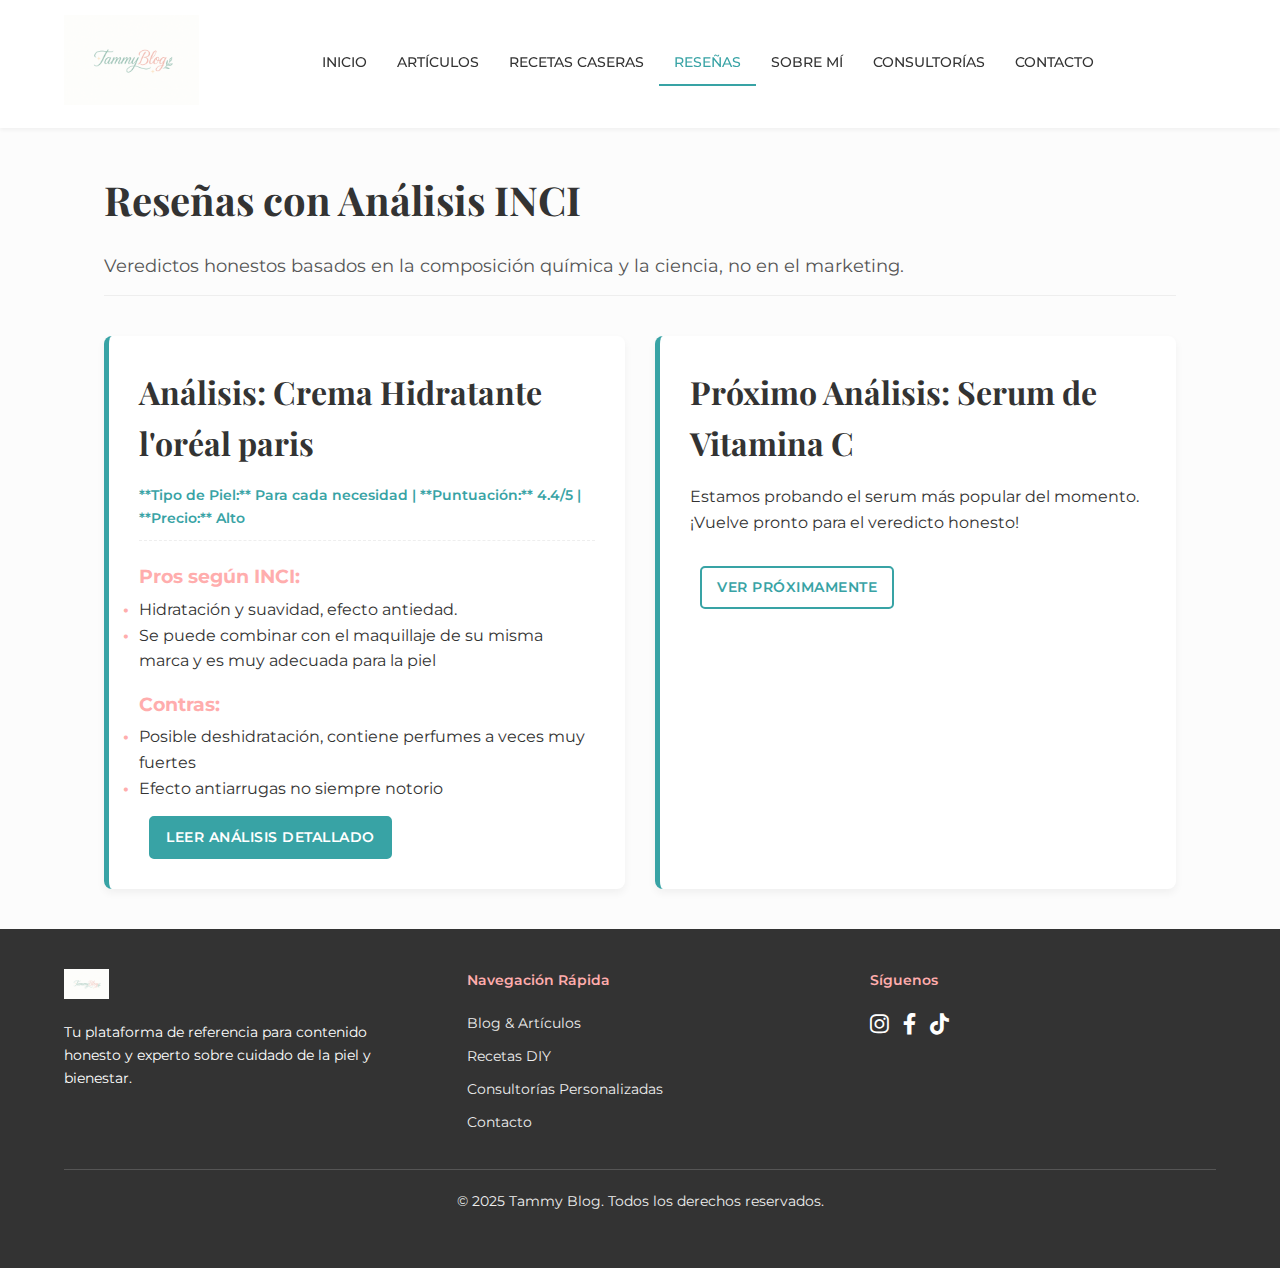
<file: resenas.html>
<!DOCTYPE html>
<html lang="es">
<head>
    <meta charset="UTF-8">
    <meta name="viewport" content="width=device-width, initial-scale=1.0">
    <title>Reseñas y Análisis INCI | Tammy Blog</title>
    <link rel="stylesheet" href="style.css"> 
    <link rel="stylesheet" href="https://cdnjs.cloudflare.com/ajax/libs/font-awesome/6.0.0-beta3/css/all.min.css">
    <link href="https://fonts.googleapis.com/css2?family=Playfair+Display:wght@400;700&display=swap" rel="stylesheet">
    <link href="https://fonts.googleapis.com/css2?family=Montserrat:wght@300;400;600&display=swap" rel="stylesheet">
</head>
<body>

    <header class="main-header">
        <div class="logo-container">
            <img src="img/Logo.png" alt="Tammy Blog Logo" class="blog-logo-img">
        </div>
        <nav class="main-nav">
            <ul class="nav-list">
                <li><a href="index.html" class="nav-link">Inicio</a></li>
                <li><a href="articulos.html" class="nav-link">Artículos</a></li>
                <li><a href="recetas.html" class="nav-link">Recetas Caseras</a></li>
                <li><a href="resenas.html" class="nav-link current">Reseñas</a></li>
                <li><a href="sobre-mi.html" class="nav-link">Sobre Mí</a></li>
                <li><a href="consultoria.html" class="nav-link">Consultorías</a></li>
                <li><a href="contacto.html" class="nav-link">Contacto</a></li>
            </ul>
        </nav>
        <button class="menu-toggle" aria-label="Abrir menú" id="menu-toggle"><i class="fas fa-bars"></i></button>
    </header>

    <main class="page-main review-layout">
        <div class="main-content-area">
            <h1>Reseñas con Análisis INCI</h1>
            <p class="section-subtitle">Veredictos honestos basados en la composición química y la ciencia, no en el marketing.</p>

            <section class="review-grid">
                
                <div class="review-card">
                    <h2>Análisis: Crema Hidratante l'oréal paris</h2>
                    <p class="review-meta">**Tipo de Piel:** Para cada necesidad | **Puntuación:** 4.4/5 | **Precio:** Alto</p>
                    <div class="review-body">
                        <h3>Pros según INCI:</h3>
                        <ul>
                            <li>Hidratación y suavidad, efecto antiedad. </li>
                            <li>Se puede combinar con el maquillaje de su misma marca y es muy adecuada para la piel</li>
                        </ul>
                        <h3>Contras:</h3>
                        <ul>
                            <li>Posible deshidratación, contiene perfumes a veces muy fuertes</li>
                            <li>Efecto antiarrugas no siempre notorio</li>
                        </ul>
                    </div>
                    <a href="#" class="cta-button primary small-cta">Leer Análisis Detallado</a>
                </div>

                <div class="review-card placeholder-card">
                    <h2>Próximo Análisis: Serum de Vitamina C</h2>
                    <p>Estamos probando el serum más popular del momento. ¡Vuelve pronto para el veredicto honesto!</p>
                    <a href="#" class="cta-button secondary small-cta">Ver Próximamente</a>
                </div>
            </section>
        </div>
        
    </main>

    <footer class="main-footer">
        <div class="footer-grid">
            <div class="footer-col about-col">
                <img src="img/Logo.png" alt="Tammy Blog Logo" class="blog-logo-img small">
                <p>Tu plataforma de referencia para contenido honesto y experto sobre cuidado de la piel y bienestar.</p>
            </div>
            <div class="footer-col nav-col">
                <h4>Navegación Rápida</h4>
                <ul>
                    <li><a href="articulos.html">Blog & Artículos</a></li>
                    <li><a href="recetas.html">Recetas DIY</a></li>
                    <li><a href="consultoria.html">Consultorías Personalizadas</a></li>
                    <li><a href="contacto.html">Contacto</a></li>
                </ul>
            </div>
            <div class="footer-col social-col">
                <h4>Síguenos</h4>
                <div class="social-links">
                    <a href="#" aria-label="Instagram"><i class="fab fa-instagram"></i></a>
                    <a href="#" aria-label="Facebook"><i class="fab fa-facebook-f"></i></a>
                    <a href="#" aria-label="TikTok"><i class="fab fa-tiktok"></i></a>
                </div>
            </div>
        </div>
        <div class="copyright">
            <p>&copy; 2025 Tammy Blog. Todos los derechos reservados.</p>
        </div>
    </footer>
    
    <script>
        document.getElementById('menu-toggle').addEventListener('click', function() {
            document.querySelector('.nav-list').classList.toggle('active');
            this.querySelector('i').classList.toggle('fa-bars');
            this.querySelector('i').classList.toggle('fa-times');
        });
    </script>
</body>
</html>
</file>
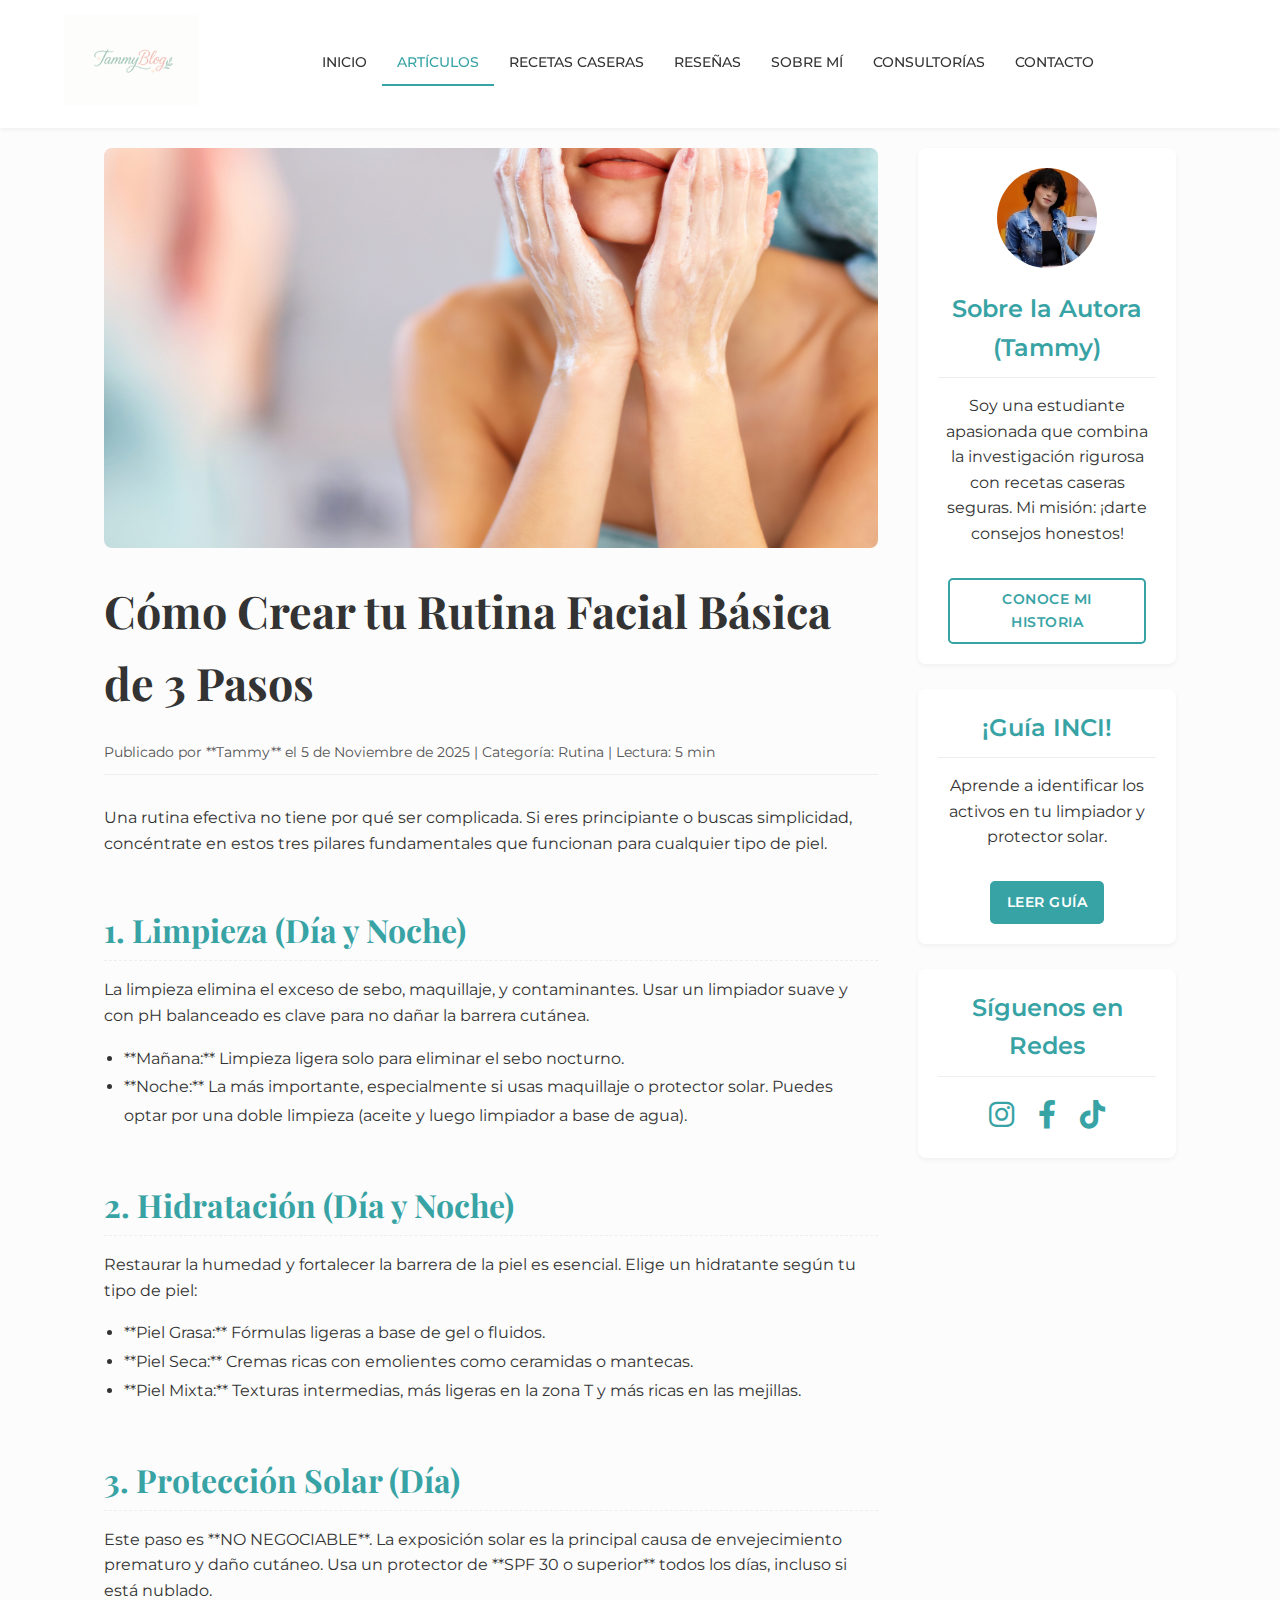
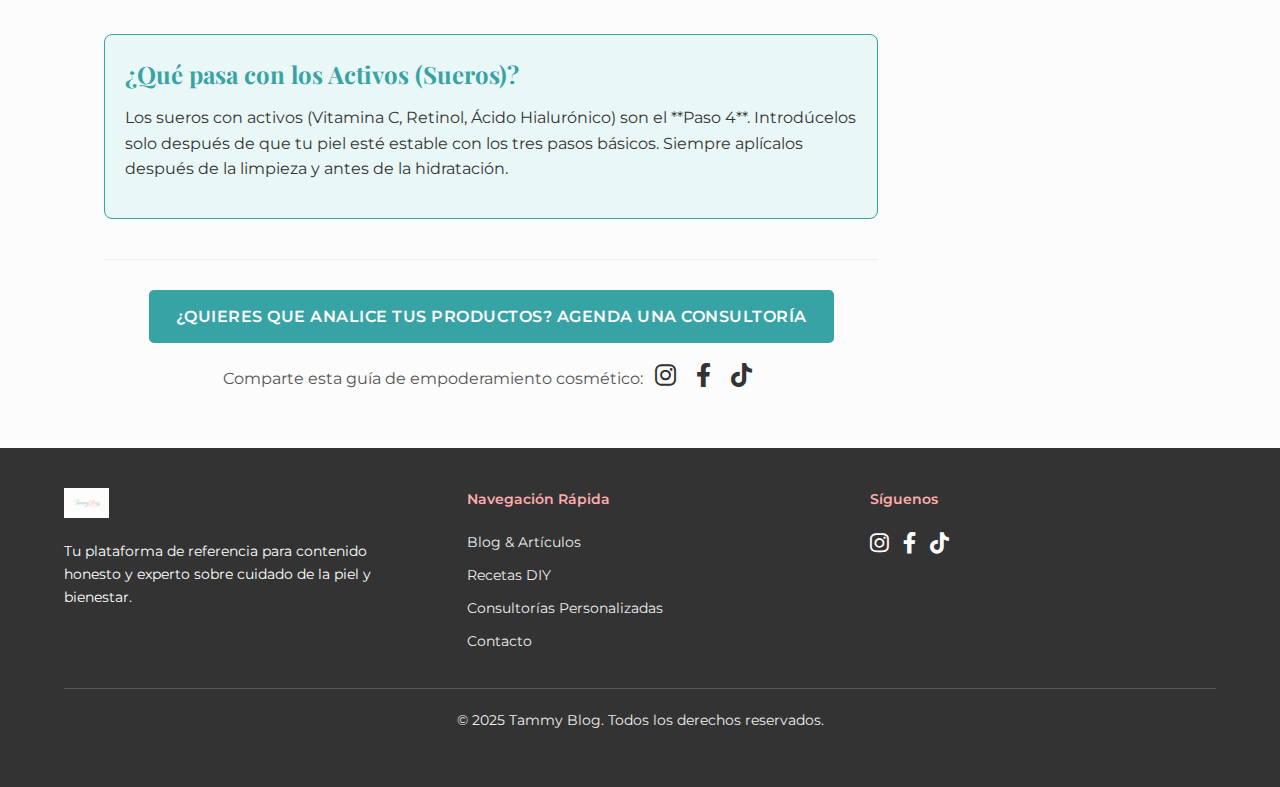
<file: rutina-basica.html>
<!DOCTYPE html>
<html lang="es">
<head>
    <meta charset="UTF-8">
    <meta name="viewport" content="width=device-width, initial-scale=1.0">
    <title>Rutina Facial Básica | Tammy Blog</title>
    <link rel="stylesheet" href="style.css"> 
    <link rel="stylesheet" href="https://cdnjs.cloudflare.com/ajax/libs/font-awesome/6.0.0-beta3/css/all.min.css">
    <link href="https://fonts.googleapis.com/css2?family=Playfair+Display:wght@400;700&display=swap" rel="stylesheet">
    <link href="https://fonts.googleapis.com/css2?family=Montserrat:wght@300;400;600&display=swap" rel="stylesheet">
</head>
<body>

    <header class="main-header">
        <div class="logo-container">
            <img src="img/Logo.png" alt="Tammy Blog Logo" class="blog-logo-img">
        </div>
        <nav class="main-nav">
            <ul class="nav-list">
                <li><a href="index.html" class="nav-link">Inicio</a></li>
                <li><a href="articulos.html" class="nav-link current">Artículos</a></li>
                <li><a href="recetas.html" class="nav-link">Recetas Caseras</a></li>
                <li><a href="resenas.html" class="nav-link">Reseñas</a></li>
                <li><a href="sobre-mi.html" class="nav-link">Sobre Mí</a></li>
                <li><a href="consultoria.html" class="nav-link">Consultorías</a></li>
                <li><a href="contacto.html" class="nav-link">Contacto</a></li>
            </ul>
        </nav>
        <button class="menu-toggle" aria-label="Abrir menú" id="menu-toggle"><i class="fas fa-bars"></i></button>
    </header>

    <main class="page-main post-layout">
        <article class="main-post-content">
            <header class="post-header">
                <img src="img/rutinaf.jpg" alt="Imagen de cabecera: Rutina Facial" class="post-featured-image">
                <h1>Cómo Crear tu Rutina Facial Básica de 3 Pasos</h1>
                <p class="post-meta">Publicado por **Tammy** el 5 de Noviembre de 2025 | Categoría: Rutina | Lectura: 5 min</p>
            </header>
            
            <section class="post-body">
                <p>Una rutina efectiva no tiene por qué ser complicada. Si eres principiante o buscas simplicidad, concéntrate en estos tres pilares fundamentales que funcionan para cualquier tipo de piel.</p>
                
                <h2>1. Limpieza (Día y Noche)</h2>
                <p>La limpieza elimina el exceso de sebo, maquillaje, y contaminantes. Usar un limpiador suave y con pH balanceado es clave para no dañar la barrera cutánea.</p>
                
                <ul>
                    <li>**Mañana:** Limpieza ligera solo para eliminar el sebo nocturno.</li>
                    <li>**Noche:** La más importante, especialmente si usas maquillaje o protector solar. Puedes optar por una doble limpieza (aceite y luego limpiador a base de agua).</li>
                </ul>

                <h2>2. Hidratación (Día y Noche)</h2>
                <p>Restaurar la humedad y fortalecer la barrera de la piel es esencial. Elige un hidratante según tu tipo de piel:</p>
                
                <ul>
                    <li>**Piel Grasa:** Fórmulas ligeras a base de gel o fluidos.</li>
                    <li>**Piel Seca:** Cremas ricas con emolientes como ceramidas o mantecas.</li>
                    <li>**Piel Mixta:** Texturas intermedias, más ligeras en la zona T y más ricas en las mejillas.</li>
                </ul>

                <h2>3. Protección Solar (Día)</h2>
                <p>Este paso es **NO NEGOCIABLE**. La exposición solar es la principal causa de envejecimiento prematuro y daño cutáneo. Usa un protector de **SPF 30 o superior** todos los días, incluso si está nublado.</p>
                
                <div class="product-recommendation-box">
                    <h3>¿Qué pasa con los Activos (Sueros)?</h3>
                    <p>Los sueros con activos (Vitamina C, Retinol, Ácido Hialurónico) son el **Paso 4**. Introdúcelos solo después de que tu piel esté estable con los tres pasos básicos. Siempre aplícalos después de la limpieza y antes de la hidratación.</p>
                </div>
            </section>
            
            <div class="post-footer-cta">
                <a href="consultoria.html" class="cta-button primary large">¿Quieres que analice tus productos? Agenda una Consultoría</a>
                <p class="share-text">Comparte esta guía de empoderamiento cosmético: <a href="#" aria-label="Instagram"><i class="fab fa-instagram"></i></a> <a href="#" aria-label="Facebook"><i class="fab fa-facebook-f"></i></a> <a href="#" aria-label="TikTok"><i class="fab fa-tiktok"></i></a></p>
            </div>
        </article>
        
        <aside class="post-sidebar">
            <div class="sidebar-widget about-tammy-widget">
                <img src="img/TammyBlog.jpeg" alt="Tammy" class="sidebar-profile-img">
                <h3>Sobre la Autora (Tammy)</h3>
                <p>Soy una estudiante apasionada que combina la investigación rigurosa con recetas caseras seguras. Mi misión: ¡darte consejos honestos!</p>
                <a href="sobre-mi.html" class="cta-button secondary small-cta">Conoce mi Historia</a>
            </div>
            
            <div class="sidebar-widget cta-widget">
                <h3>¡Guía INCI!</h3>
                <p>Aprende a identificar los activos en tu limpiador y protector solar.</p>
                <a href="guia-inci.html" class="cta-button primary small-cta">Leer Guía</a>
            </div>
            
            <div class="sidebar-widget social-widget">
                <h3>Síguenos en Redes</h3>
                <div class="social-icons">
                    <a href="#" aria-label="Instagram"><i class="fab fa-instagram"></i></a>
                    <a href="#" aria-label="Facebook"><i class="fab fa-facebook-f"></i></a>
                    <a href="#" aria-label="TikTok"><i class="fab fa-tiktok"></i></a>
                </div>
            </div>
        </aside>
    </main>

    <footer class="main-footer">
        <div class="footer-grid">
            <div class="footer-col about-col">
                <img src="img/Logo.png" alt="Tammy Blog Logo" class="blog-logo-img small">
                <p>Tu plataforma de referencia para contenido honesto y experto sobre cuidado de la piel y bienestar.</p>
            </div>
            <div class="footer-col nav-col">
                <h4>Navegación Rápida</h4>
                <ul>
                    <li><a href="articulos.html">Blog & Artículos</a></li>
                    <li><a href="recetas.html">Recetas DIY</a></li>
                    <li><a href="consultoria.html">Consultorías Personalizadas</a></li>
                    <li><a href="contacto.html">Contacto</a></li>
                </ul>
            </div>
            <div class="footer-col social-col">
                <h4>Síguenos</h4>
                <div class="social-links">
                    <a href="#" aria-label="Instagram"><i class="fab fa-instagram"></i></a>
                    <a href="#" aria-label="Facebook"><i class="fab fa-facebook-f"></i></a>
                    <a href="#" aria-label="TikTok"><i class="fab fa-tiktok"></i></a>
                </div>
            </div>
        </div>
        <div class="copyright">
            <p>&copy; 2025 Tammy Blog. Todos los derechos reservados.</p>
        </div>
    </footer>
    
    <script>
        document.getElementById('menu-toggle').addEventListener('click', function() {
            document.querySelector('.nav-list').classList.toggle('active');
            this.querySelector('i').classList.toggle('fa-bars');
            this.querySelector('i').classList.toggle('fa-times');
        });
    </script>
</body>
</html>
</file>
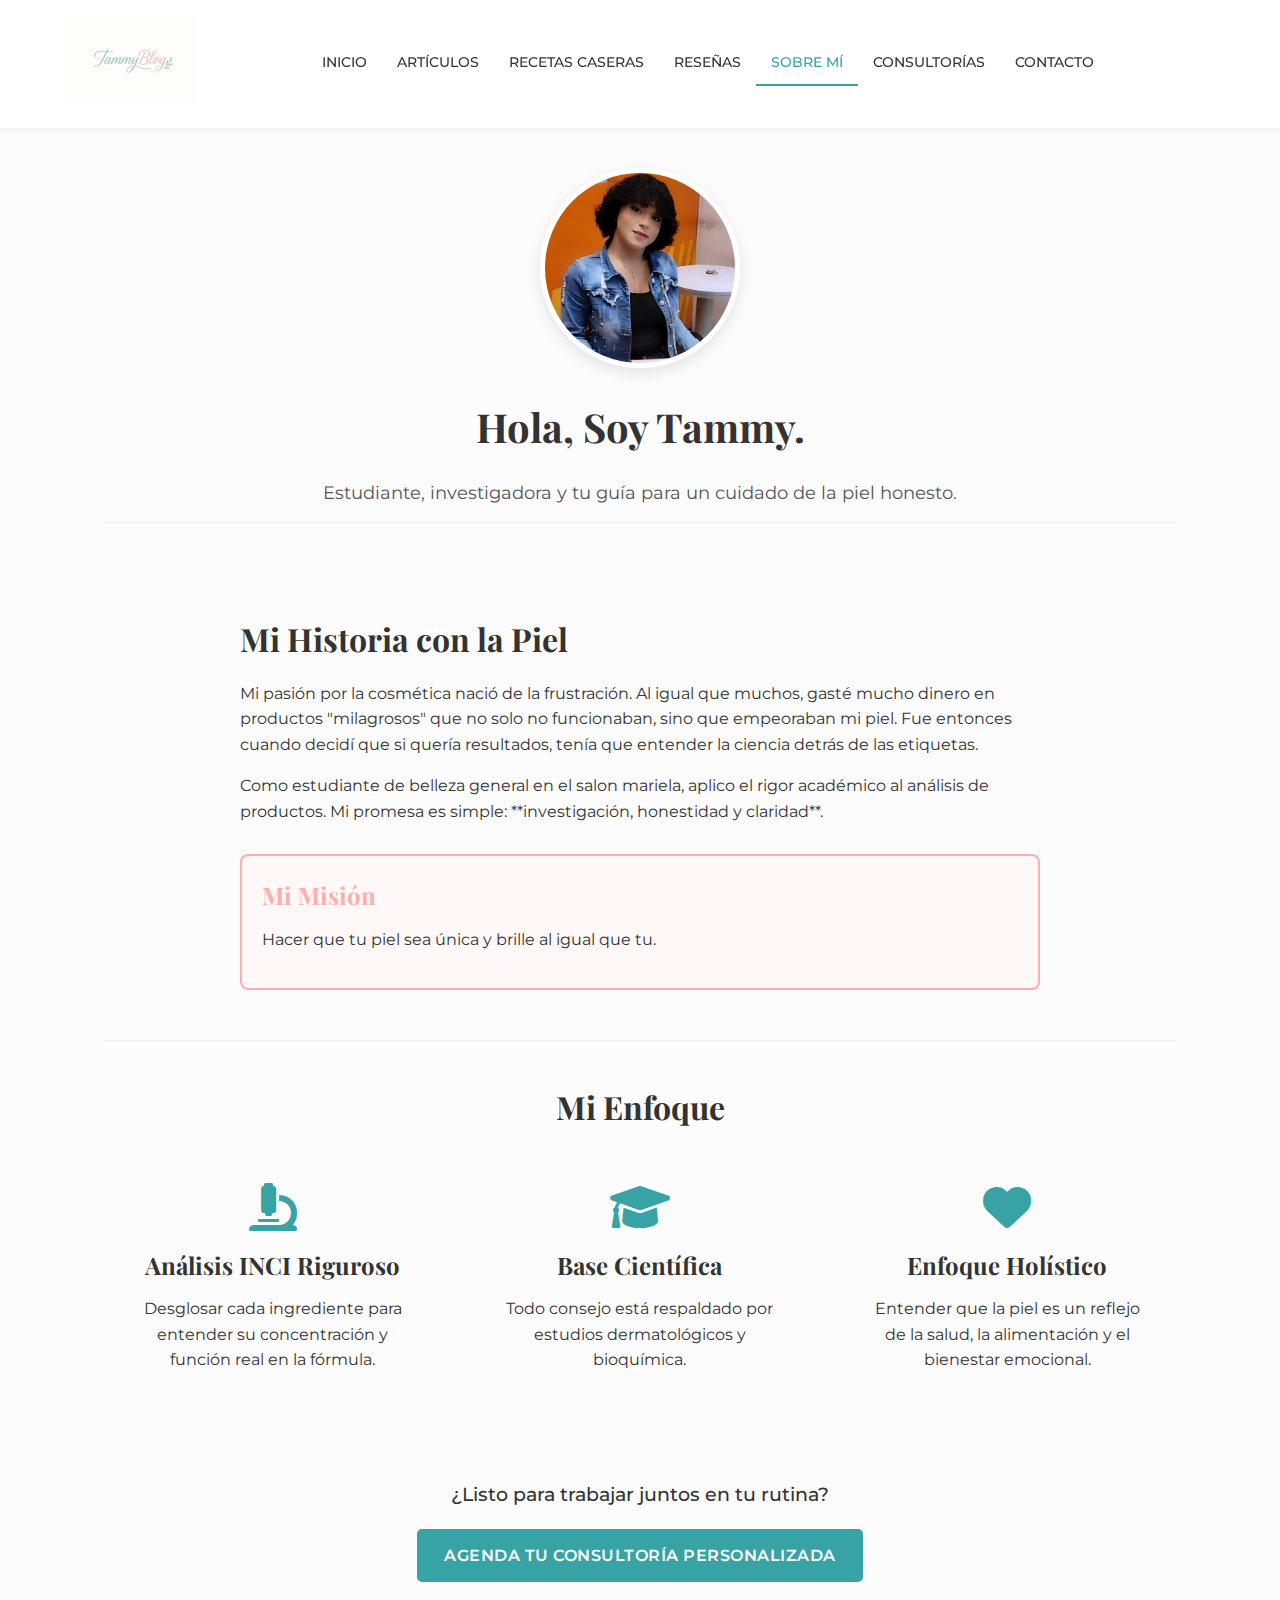
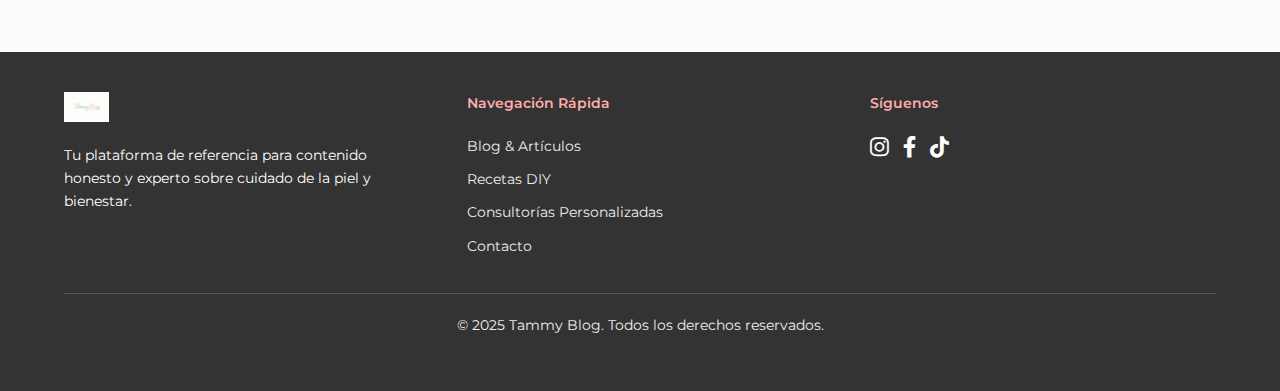
<file: sobre-mi.html>
<!DOCTYPE html>
<html lang="es">
<head>
    <meta charset="UTF-8">
    <meta name="viewport" content="width=device-width, initial-scale=1.0">
    <title>Sobre Mí | Tammy Blog</title>
    <link rel="stylesheet" href="style.css"> 
    <link rel="stylesheet" href="https://cdnjs.cloudflare.com/ajax/libs/font-awesome/6.0.0-beta3/css/all.min.css">
    <link href="https://fonts.googleapis.com/css2?family=Playfair+Display:wght@400;700&display=swap" rel="stylesheet">
    <link href="https://fonts.googleapis.com/css2?family=Montserrat:wght@300;400;600&display=swap" rel="stylesheet">
</head>
<body>

    <header class="main-header">
        <div class="logo-container">
            <img src="img/Logo.png" alt="Tammy Blog Logo" class="blog-logo-img">
        </div>
        <nav class="main-nav">
            <ul class="nav-list">
                <li><a href="index.html" class="nav-link">Inicio</a></li>
                <li><a href="articulos.html" class="nav-link">Artículos</a></li>
                <li><a href="recetas.html" class="nav-link">Recetas Caseras</a></li>
                <li><a href="resenas.html" class="nav-link">Reseñas</a></li>
                <li><a href="sobre-mi.html" class="nav-link current">Sobre Mí</a></li>
                <li><a href="consultoria.html" class="nav-link">Consultorías</a></li>
                <li><a href="contacto.html" class="nav-link">Contacto</a></li>
            </ul>
        </nav>
        <button class="menu-toggle" aria-label="Abrir menú" id="menu-toggle"><i class="fas fa-bars"></i></button>
    </header>

    <main class="page-main about-layout">
        <section class="about-hero">
            <img src="img/TammyBlog.jpeg" alt="Foto de Tammy" class="profile-photo">
            <div class="about-hero-text">
                <h1>Hola, Soy Tammy.</h1>
                <p class="section-subtitle">Estudiante, investigadora y tu guía para un cuidado de la piel honesto.</p>
            </div>
        </section>

        <section class="about-story">
            <h2>Mi Historia con la Piel</h2>
            <p>Mi pasión por la cosmética nació de la frustración. Al igual que muchos, gasté mucho dinero en productos "milagrosos" que no solo no funcionaban, sino que empeoraban mi piel. Fue entonces cuando decidí que si quería resultados, tenía que entender la ciencia detrás de las etiquetas.</p>
            <p>Como estudiante de belleza general en el salon mariela, aplico el rigor académico al análisis de productos. Mi promesa es simple: **investigación, honestidad y claridad**.</p>

            <div class="mission-statement">
                <h3>Mi Misión</h3>
                <p>Hacer que tu piel sea única y brille al igual que tu.</p>
            </div>
        </section>

        <section class="about-skills">
            <h2>Mi Enfoque</h2>
            <div class="skills-grid">
                <div>
                    <i class="fas fa-microscope"></i>
                    <h3>Análisis INCI Riguroso</h3>
                    <p>Desglosar cada ingrediente para entender su concentración y función real en la fórmula.</p>
                </div>
                <div>
                    <i class="fas fa-graduation-cap"></i>
                    <h3>Base Científica</h3>
                    <p>Todo consejo está respaldado por estudios dermatológicos y bioquímica.</p>
                </div>
                <div>
                    <i class="fas fa-heart"></i>
                    <h3>Enfoque Holístico</h3>
                    <p>Entender que la piel es un reflejo de la salud, la alimentación y el bienestar emocional.</p>
                </div>
            </div>
        </section>
        
        <div class="cta-bottom">
            <p>¿Listo para trabajar juntos en tu rutina?</p>
            <a href="consultoria.html" class="cta-button primary large">Agenda tu Consultoría Personalizada</a>
        </div>
    </main>

    <footer class="main-footer">
        <div class="footer-grid">
            <div class="footer-col about-col">
                <img src="img/Logo.png" alt="Tammy Blog Logo" class="blog-logo-img small">
                <p>Tu plataforma de referencia para contenido honesto y experto sobre cuidado de la piel y bienestar.</p>
            </div>
            <div class="footer-col nav-col">
                <h4>Navegación Rápida</h4>
                <ul>
                    <li><a href="articulos.html">Blog & Artículos</a></li>
                    <li><a href="recetas.html">Recetas DIY</a></li>
                    <li><a href="consultoria.html">Consultorías Personalizadas</a></li>
                    <li><a href="contacto.html">Contacto</a></li>
                </ul>
            </div>
            <div class="footer-col social-col">
                <h4>Síguenos</h4>
                <div class="social-links">
                    <a href="#" aria-label="Instagram"><i class="fab fa-instagram"></i></a>
                    <a href="#" aria-label="Facebook"><i class="fab fa-facebook-f"></i></a>
                    <a href="#" aria-label="TikTok"><i class="fab fa-tiktok"></i></a>
                </div>
            </div>
        </div>
        <div class="copyright">
            <p>&copy; 2025 Tammy Blog. Todos los derechos reservados.</p>
        </div>
    </footer>
    
    <script>
        document.getElementById('menu-toggle').addEventListener('click', function() {
            document.querySelector('.nav-list').classList.toggle('active');
            this.querySelector('i').classList.toggle('fa-bars');
            this.querySelector('i').classList.toggle('fa-times');
        });
    </script>
</body>
</html>
</file>
<file: style.css>
:root {
    --color-primary: #38a3a5; 
    --color-secondary: #ffadad; 
    --color-text-dark: #333;
    --color-text-light: #555;
    --color-background: #fcfcfc;
    --color-light-gray: #eee;
    --color-white: #fff;
    --font-serif: 'Playfair Display', serif;
    --font-sans: 'Montserrat', sans-serif;
}

* {
    margin: 0;
    padding: 0;
    box-sizing: border-box;
}

body {
    font-family: var(--font-sans);
    line-height: 1.6;
    color: var(--color-text-dark);
    background-color: var(--color-background);
}

a {
    text-decoration: none;
    color: var(--color-primary);
    transition: color 0.3s;
}

a:hover {
    color: var(--color-secondary);
}

h1, h2, h3 {
    font-family: var(--font-serif);
    margin-bottom: 0.5em;
    color: var(--color-text-dark);
}

h1 { font-size: 2.5em; }
h2 { font-size: 2em; }
h3 { font-size: 1.5em; }

p {
    margin-bottom: 1em;
}

.main-header {
    background-color: var(--color-white);
    box-shadow: 0 2px 4px rgba(0, 0, 0, 0.05);
    padding: 15px 5%;
    display: flex;
    justify-content: space-between;
    align-items: center;
    position: sticky;
    top: 0;
    z-index: 1000;
}

.blog-logo-img {
    height: 90px; 
}

.main-nav {
    flex-grow: 1;
    text-align: center;
}

.nav-list {
    list-style: none;
    display: flex;
    justify-content: center;
}

.nav-link {
    display: block;
    padding: 10px 15px;
    color: var(--color-text-dark);
    font-weight: 500;
    text-transform: uppercase;
    font-size: 0.9em;
}

.nav-link:hover, .nav-link.current {
    color: var(--color-primary);
    border-bottom: 2px solid var(--color-primary);
}

.menu-toggle {
    display: none;
    background: none;
    border: none;
    font-size: 1.5em;
    cursor: pointer;
    color: var(--color-text-dark);
}

.page-main {
    padding: 40px 5%;
    max-width: 1200px;
    margin: 0 auto;
}

.hero-section {
    text-align: center;
    padding: 60px 0;
    border-bottom: 1px solid var(--color-light-gray);
    margin-bottom: 40px;
}

.hero-section h1 {
    font-size: 3.5em;
    margin-bottom: 10px;
}

.hero-subtitle {
    font-size: 1.1em;
    color: var(--color-text-light);
    max-width: 700px;
    margin: 0 auto 30px;
}

.cta-button {
    display: inline-block;
    padding: 12px 25px;
    margin: 0 10px;
    border-radius: 5px;
    font-weight: 600;
    text-transform: uppercase;
    letter-spacing: 0.5px;
    transition: background-color 0.3s, color 0.3s;
}

.primary {
    background-color: var(--color-primary);
    color: var(--color-white);
    border: 2px solid var(--color-primary);
}

.primary:hover {
    background-color: #2a8183; /* Tono más oscuro */
    color: var(--color-white);
}

.secondary {
    background-color: transparent;
    color: var(--color-primary);
    border: 2px solid var(--color-primary);
}

.secondary:hover {
    background-color: var(--color-primary);
    color: var(--color-white);
}

.pillars-section {
    padding: 40px 0;
    text-align: center;
}

.pillars-grid {
    display: flex;
    justify-content: space-between;
    gap: 30px;
    margin-top: 30px;
}

.pillar-item {
    flex-basis: 30%;
    background-color: var(--color-white);
    padding: 30px;
    border-radius: 8px;
    box-shadow: 0 4px 8px rgba(0, 0, 0, 0.05);
}

.pillar-item i {
    font-size: 2.5em;
    color: var(--color-secondary);
    margin-bottom: 15px;
}

.pillar-item h3 {
    font-family: var(--font-sans);
    font-weight: 600;
    color: var(--color-primary);
}

.learn-more {
    display: inline-block;
    margin-top: 15px;
    color: var(--color-primary);
    font-weight: 600;
}

.recent-posts {
    padding: 40px 0;
}

.post-grid {
    display: grid;
    grid-template-columns: repeat(auto-fit, minmax(300px, 1fr));
    gap: 30px;
    margin-top: 30px;
}

.post-card {
    background-color: var(--color-white);
    border-radius: 8px;
    overflow: hidden;
    box-shadow: 0 4px 10px rgba(0, 0, 0, 0.08);
    transition: transform 0.3s;
    display: block;
}

.post-card:hover {
    transform: translateY(-5px);
    box-shadow: 0 6px 15px rgba(0, 0, 0, 0.1);
}

.post-card img {
    width: 100%;
    height: 200px;
    object-fit: cover;
}

.post-info {
    padding: 20px;
}

.category-tag {
    display: inline-block;
    background-color: var(--color-secondary);
    color: var(--color-white);
    font-size: 0.75em;
    font-weight: 600;
    padding: 4px 8px;
    border-radius: 3px;
    margin-bottom: 10px;
    letter-spacing: 1px;
}

.post-info h3 {
    margin-bottom: 5px;
    font-size: 1.3em;
}

.read-more {
    display: block;
    margin-top: 10px;
    color: var(--color-primary);
    font-weight: 600;
}

.post-layout {
    display: flex;
    gap: 40px;
    padding-top: 20px;
}

.main-post-content {
    flex: 3;
}

.post-sidebar {
    flex: 1;
    min-width: 250px;
}

.post-featured-image {
    width: 100%;
    height: auto;
    max-height: 400px;
    object-fit: cover;
    border-radius: 8px;
    margin-bottom: 20px;
}

.post-header h1 {
    font-size: 2.8em;
}

.post-meta {
    font-size: 0.9em;
    color: var(--color-text-light);
    margin-bottom: 30px;
    border-bottom: 1px solid var(--color-light-gray);
    padding-bottom: 10px;
}

.post-body h2 {
    color: var(--color-primary);
    margin-top: 1.5em;
    padding-bottom: 5px;
    border-bottom: 1px dashed var(--color-light-gray);
}

.post-body ul, .post-body ol {
    margin: 15px 0 20px 20px;
    line-height: 1.8;
}

.tammy-quote {
    display: block;
    border-left: 5px solid var(--color-secondary);
    background-color: #ffeaea;
    padding: 15px 20px;
    margin: 20px 0;
    font-style: italic;
    color: var(--color-text-dark);
}

.product-recommendation-box {
    background-color: #e9f7f7;
    border: 1px solid var(--color-primary);
    padding: 20px;
    border-radius: 8px;
    margin: 30px 0;
}

.product-recommendation-box h3 {
    color: var(--color-primary);
    margin-top: 0;
}

.post-footer-cta {
    text-align: center;
    margin-top: 40px;
    padding-top: 30px;
    border-top: 1px solid var(--color-light-gray);
}

.post-footer-cta .share-text {
    margin-top: 20px;
    color: var(--color-text-light);
}

.post-footer-cta .fab {
    font-size: 1.5em;
    margin: 0 8px;
    color: var(--color-text-dark);
}

.sidebar-widget {
    background-color: var(--color-white);
    padding: 20px;
    border-radius: 8px;
    box-shadow: 0 2px 5px rgba(0, 0, 0, 0.05);
    margin-bottom: 25px;
    text-align: center;
}

.sidebar-widget h3 {
    font-family: var(--font-sans);
    font-weight: 600;
    color: var(--color-primary);
    border-bottom: 1px solid var(--color-light-gray);
    padding-bottom: 10px;
    margin-bottom: 15px;
}

.sidebar-profile-img {
    width: 100px;
    height: 100px;
    object-fit: cover;
    border-radius: 50%;
    margin-bottom: 15px;
}

.small-cta {
    padding: 8px 15px;
    font-size: 0.9em;
    margin-top: 15px;
}

.social-icons a {
    font-size: 1.8em;
    margin: 0 10px;
}

.blog-list-layout {
    display: flex;
    gap: 40px;
}

.blog-list-layout .main-content-area {
    flex: 3;
}

.blog-list-layout .sidebar {
    flex: 1;
    min-width: 250px;
    padding-top: 60px;
}

.section-subtitle {
    font-size: 1.1em;
    color: var(--color-text-light);
    margin-bottom: 40px;
    padding-bottom: 15px;
    border-bottom: 1px solid var(--color-light-gray);
}

.post-card.placeholder-card {
    background-color: var(--color-light-gray);
    box-shadow: none;
    text-align: center;
    display: flex;
    align-items: center;
    justify-content: center;
    min-height: 300px;
    opacity: 0.8;
}
.post-card.placeholder-card:hover {
    transform: none;
}
.placeholder-card h3 {
    font-family: var(--font-sans);
    color: var(--color-text-light);
}

.review-layout .main-content-area {
    width: 100%;
}

.review-grid {
    display: grid;
    grid-template-columns: repeat(auto-fit, minmax(450px, 1fr));
    gap: 30px;
    margin-top: 30px;
}

.review-card {
    background-color: var(--color-white);
    padding: 30px;
    border-radius: 8px;
    box-shadow: 0 4px 8px rgba(0, 0, 0, 0.05);
    border-left: 5px solid var(--color-primary);
}

.review-card h2 {
    color: var(--color-text-dark);
}

.review-meta {
    font-size: 0.9em;
    color: var(--color-primary);
    font-weight: 600;
    margin-bottom: 20px;
    padding-bottom: 10px;
    border-bottom: 1px dashed var(--color-light-gray);
}

.review-body h3 {
    font-family: var(--font-sans);
    font-size: 1.2em;
    color: var(--color-secondary);
    margin-top: 15px;
    margin-bottom: 5px;
}

.review-body ul {
    list-style: none;
    padding-left: 0;
}

.review-body ul li:before {
    content: "•";
    color: var(--color-secondary);
    font-weight: bold;
    display: inline-block;
    width: 1em;
    margin-left: -1em;
}

.about-layout {
    display: flex;
    flex-direction: column;
}

.about-hero {
    text-align: center;
    margin-bottom: 50px;
}

.profile-photo {
    width: 200px;
    height: 200px;
    border-radius: 50%;
    object-fit: cover;
    margin-bottom: 20px;
    border: 5px solid var(--color-white);
    box-shadow: 0 5px 15px rgba(0, 0, 0, 0.1);
}

.about-story {
    max-width: 800px;
    margin: 0 auto 50px;
}

.mission-statement {
    border: 2px solid var(--color-secondary);
    padding: 20px;
    border-radius: 8px;
    background-color: #fff8f8;
    margin-top: 30px;
}

.mission-statement h3 {
    color: var(--color-secondary);
}

.about-skills {
    text-align: center;
    padding: 40px 0;
    border-top: 1px solid var(--color-light-gray);
}

.skills-grid {
    display: flex;
    justify-content: space-around;
    gap: 30px;
    margin-top: 30px;
}

.skills-grid div {
    flex-basis: 30%;
    padding: 20px;
}

.skills-grid i {
    font-size: 3em;
    color: var(--color-primary);
    margin-bottom: 15px;
}

.cta-bottom {
    text-align: center;
    padding: 30px 0;
}
.cta-bottom p {
    font-size: 1.2em;
    font-weight: 500;
}

.contact-layout {
    display: flex;
    gap: 50px;
    background-color: var(--color-white);
    padding: 40px;
    border-radius: 10px;
    box-shadow: 0 5px 15px rgba(0, 0, 0, 0.08);
}

.contact-layout h1 {
    font-size: 2.5em;
    margin-bottom: 10px;
}

.contact-layout .section-subtitle {
    border: none;
    margin-bottom: 30px;
}

.contact-form-area {
    flex: 2;
}

.contact-info-area {
    flex: 1;
    background-color: var(--color-light-gray);
    padding: 30px;
    border-radius: 8px;
}

form label {
    display: block;
    font-weight: 600;
    margin-bottom: 5px;
    margin-top: 15px;
}

form input[type="text"],
form input[type="email"],
form textarea {
    width: 100%;
    padding: 12px;
    border: 1px solid #ccc;
    border-radius: 5px;
    font-family: var(--font-sans);
    font-size: 1em;
    transition: border-color 0.3s;
}

form input:focus,
form textarea:focus {
    border-color: var(--color-primary);
    outline: none;
}

form textarea {
    resize: vertical;
    min-height: 150px;
}

.contact-info-item {
    display: flex;
    align-items: center;
    margin-bottom: 20px;
}

.contact-info-item i {
    font-size: 1.5em;
    color: var(--color-primary);
    margin-right: 15px;
    width: 25px;
}

.contact-info-area h3 {
    border-bottom: 1px solid #ccc;
    padding-bottom: 10px;
    margin-top: 30px;
}
.contact-info-area .social-links a {
    font-size: 2em;
    margin-right: 15px;
}

.main-footer {
    background-color: var(--color-text-dark);
    color: var(--color-white);
    padding: 40px 5%;
    font-size: 0.9em;
}

.footer-grid {
    max-width: 1200px;
    margin: 0 auto;
    display: flex;
    justify-content: space-between;
    gap: 40px;
    padding-bottom: 30px;
    border-bottom: 1px solid #555;
}

.footer-col {
    flex-basis: 30%;
}

.footer-col h4 {
    font-family: var(--font-sans);
    font-weight: 600;
    color: var(--color-secondary);
    margin-bottom: 15px;
}

.footer-col ul {
    list-style: none;
}

.footer-col ul a {
    color: var(--color-light-gray);
    display: block;
    padding: 5px 0;
}

.footer-col ul a:hover {
    color: var(--color-primary);
}

.footer-col .blog-logo-img {
    height: 30px;
    margin-bottom: 15px;
}

.social-links a {
    color: var(--color-white);
    font-size: 1.5em;
    margin-right: 10px;
}

.social-links a:hover {
    color: var(--color-primary);
}

.copyright {
    text-align: center;
    padding-top: 20px;
    color: var(--color-light-gray);
}

@media (max-width: 900px) {
    .nav-list {
        display: none;
        flex-direction: column;
        width: 100%;
        position: absolute;
        top: 70px;
        left: 0;
        background-color: var(--color-white);
        box-shadow: 0 4px 8px rgba(0, 0, 0, 0.1);
        padding: 10px 0;
    }

    .nav-list.active {
        display: flex;
    }

    .menu-toggle {
        display: block;
    }

    .main-nav {
        flex-grow: 0;
    }
    
    .pillars-grid {
        flex-direction: column;
    }

    .pillar-item {
        flex-basis: 100%;
    }

    .post-layout, .blog-list-layout {
        flex-direction: column;
    }
    
    .blog-list-layout .sidebar {
        padding-top: 0;
    }
    
    .contact-layout {
        flex-direction: column;
    }

    .review-grid {
        grid-template-columns: 1fr;
    }
}
</file>
